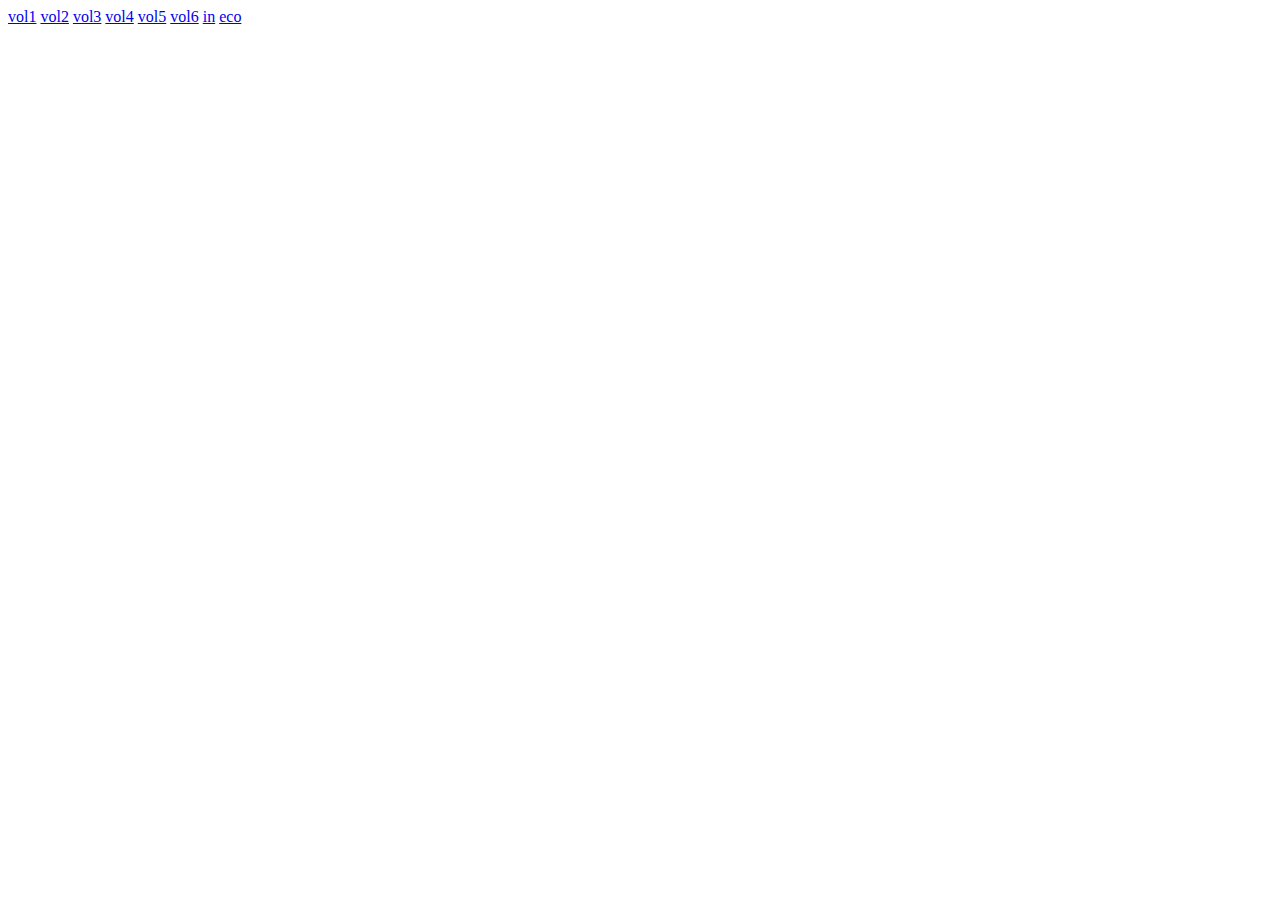
<file: index.html>
<!DOCTYPE html>
<html lang="ja">
<head>
    <meta charset="UTF-8">
    <meta name="viewport" content="width=device-width, initial-scale=1.0">
    <title>共創 - 伝統的和風サイト</title>
</head>
<body>
  <a href= "vol1.html" >vol1</a>
  <a href= "vol2.html" >vol2</a>
  <a href= "vol3.html" >vol3</a>
  <a href= "vol4.html" >vol4</a>
  <a href= "vol5.html" >vol5</a>
  <a href= "vol6.html" >vol6</a>
  <a href= "in.html" >in</a>
  <a href="app-debug (3).apk" aria-label="Androidアプリをダウンロード">eco</a>
</body>
</html>
</file>
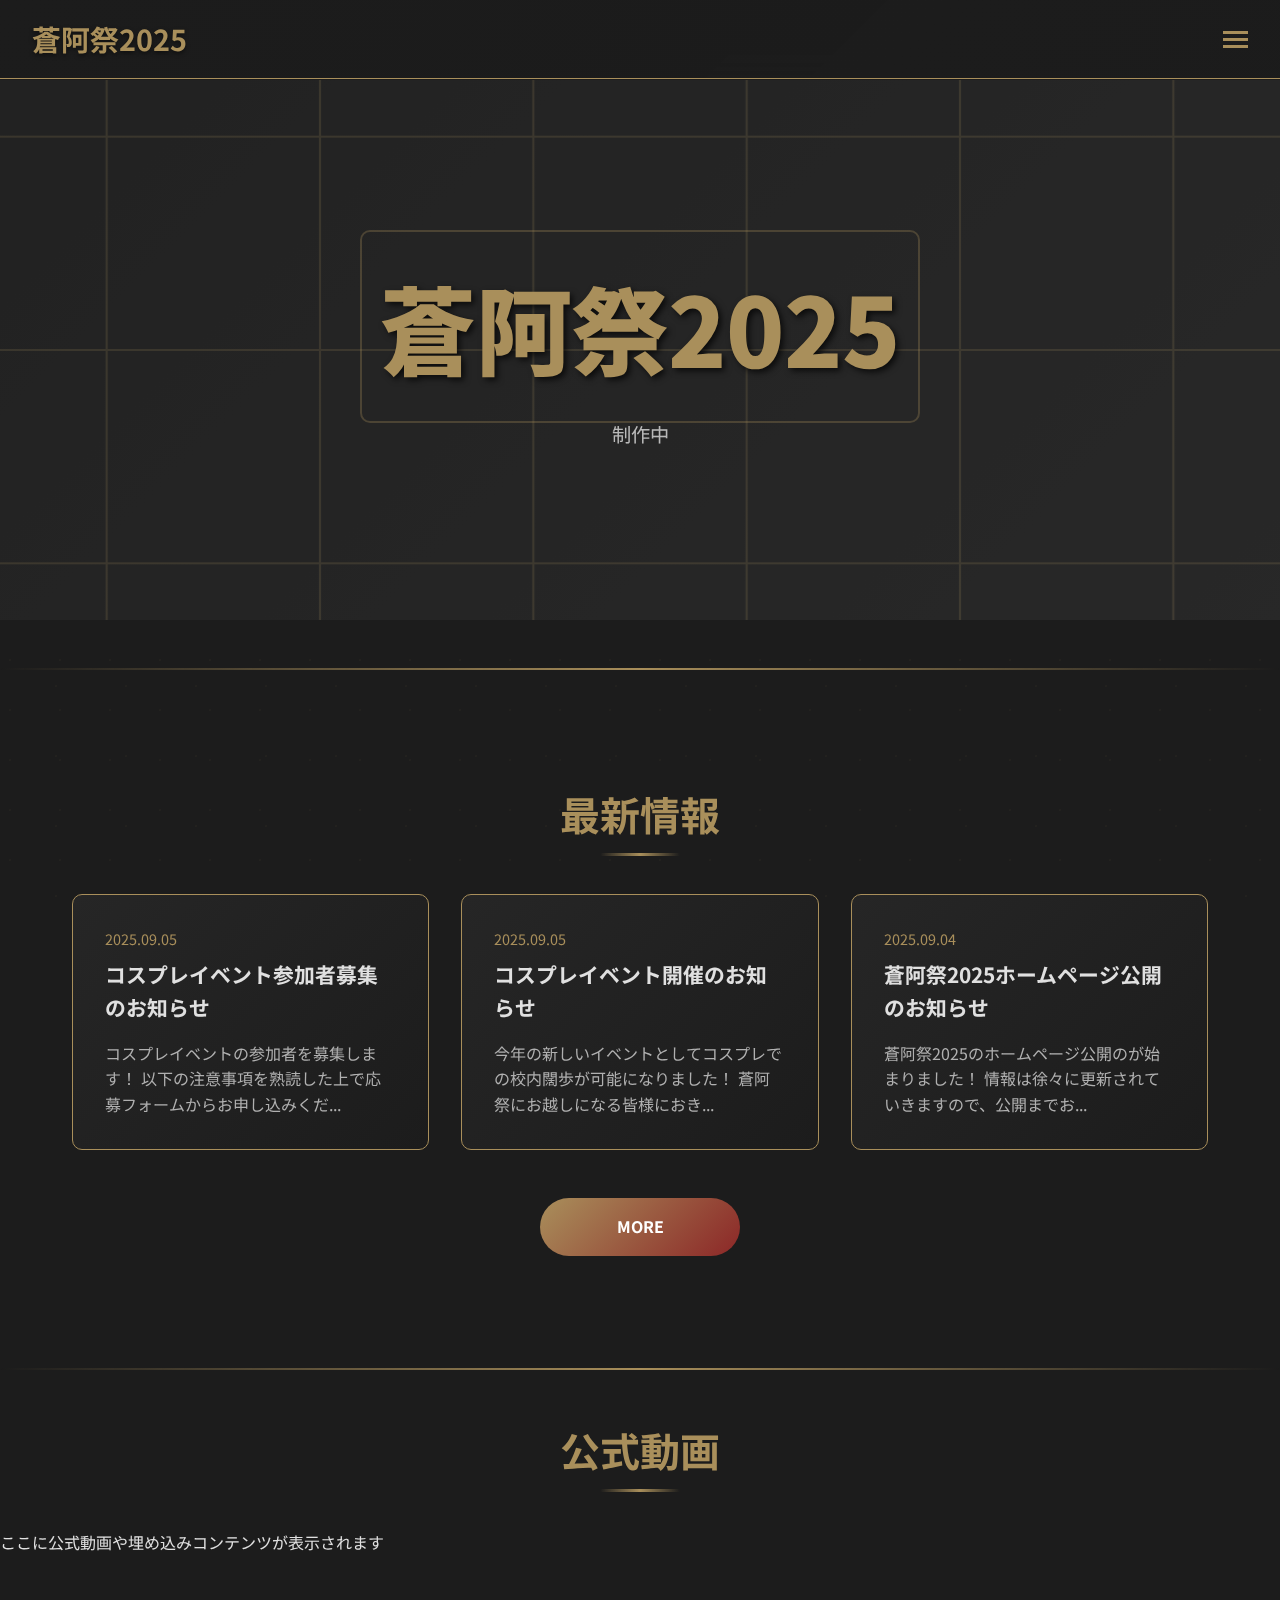
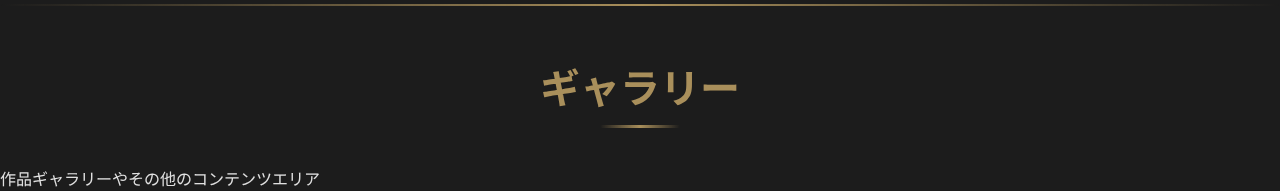
<file: in.html>
<!DOCTYPE html>
<html lang="ja">
<head>
    <meta charset="UTF-8">
    <meta name="viewport" content="width=device-width, initial-scale=1.0">
    <title>制作中 - 蒼阿祭2025</title>
    <link rel="stylesheet" href="style.css">
</head>
<body>
    <header>
        <div class="logo">蒼阿祭2025</div>
        <div class="hamburger">
            <span></span>
            <span></span>
            <span></span>
        </div>
    </header>

    <!-- モバイルメニュー -->
    <nav class="mobile-menu">
        <div class="menu-nav">
            <div class="menu-section">
                <div class="menu-section-title">メニュー</div>
                <a href="#" class="menu-item">制作中</a>
                <a href="#" class="menu-item">制作中</a>
                <a href="#" class="menu-item">制作中</a>
                <a href="#" class="menu-item">制作中</a>
                <a href="#" class="menu-item">制作中</a>
            </div>

            <div class="menu-contact">
                <h3>お問い合わせ</h3>
                <div class="contact-info">📧 制作中</div>
                <div class="contact-info">📍 〒774-0017 徳島県阿南市見能林町青木265</div>
                
                <!--<div class="menu-social">
                    <a href="#" class="social-link">📘</a>
                    <a href="#" class="social-link">📱</a>
                    <a href="#" class="social-link">🐦</a>
                    <a href="#" class="social-link">📺</a>
                </div>-->
            </div>
        </div>
    </nav>

    <main>
        <!-- ヒーローセクション -->
        <section class="hero-section">
            <div class="hero-image"></div>
            <div class="hero-text">
                <h1 class="main-title">蒼阿祭2025</h1>
                <p class="subtitle">制作中</p>
            </div>
        </section>

        <div class="section-divider"></div>

        <!-- ニュースセクション -->
        <section class="news-section">
            <h2 class="section-title">最新情報</h2>
            <div class="news-grid" id="home-news-grid">
                
            </div>
            <a href="news.html" class="more-btn">MORE</a>
        </section>

        <div class="section-divider"></div>

        <!-- 動画セクション -->
        <section class="video-section">
            <h2 class="section-title">公式動画</h2>
            <div class="video-container">
                <div class="video-placeholder">
                    ここに公式動画や埋め込みコンテンツが表示されます
                </div>
            </div>
        </section>

        <div class="section-divider"></div>

        <!-- 追加コンテンツ用セクション -->
        <section class="video-section">
            <h2 class="section-title">ギャラリー</h2>
            <div class="video-container">
                <div class="video-placeholder">
                    作品ギャラリーやその他のコンテンツエリア
                </div>
            </div>
        </section>
    </main>
    <script src="script.js"></script>
</body>
</html>
</file>
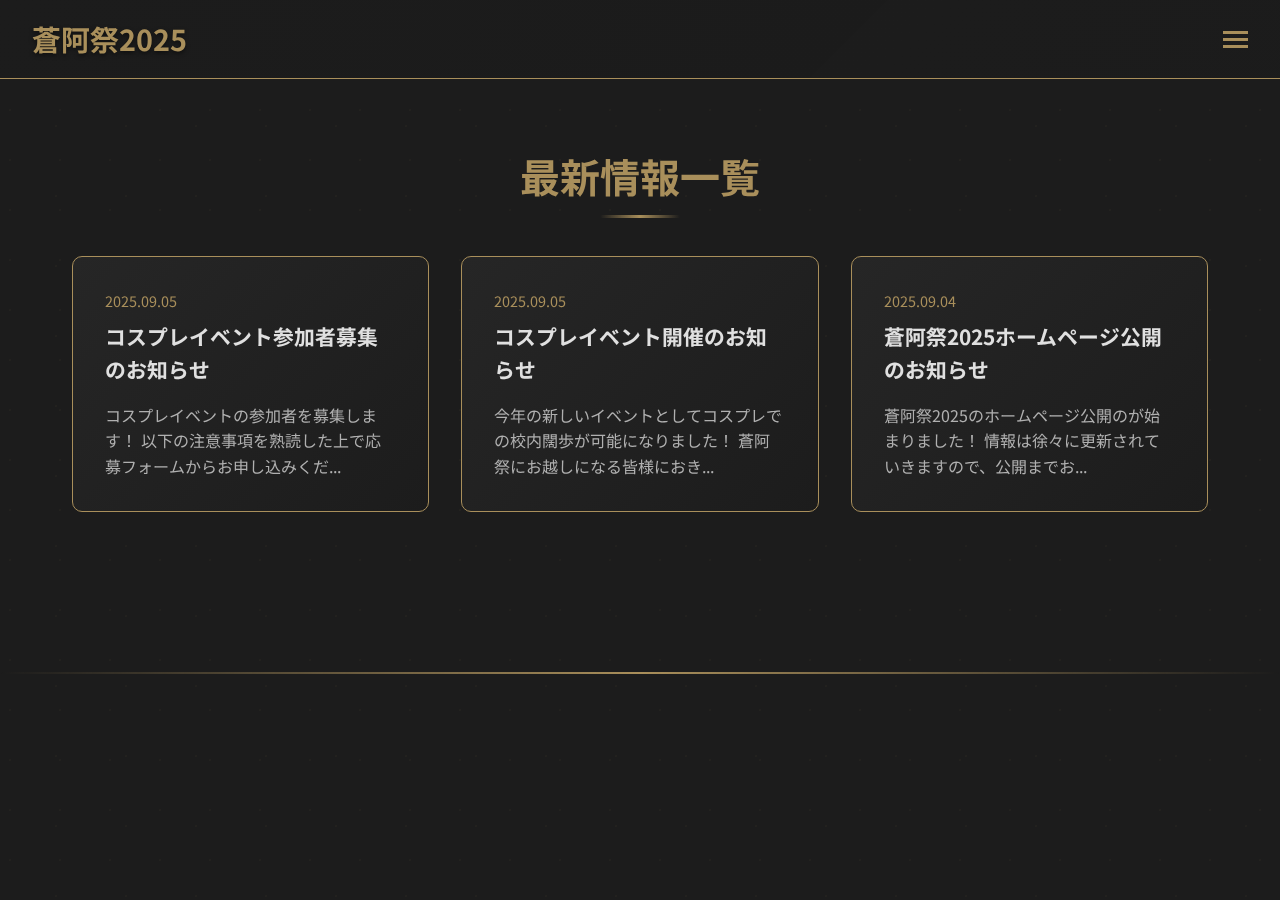
<file: news.html>
<!DOCTYPE html>
<html lang="ja">
<head>
    <meta charset="UTF-8">
    <meta name="viewport" content="width=device-width, initial-scale=1.0">
    <title>ニュース一覧 - 蒼阿祭2025</title>
    <link rel="stylesheet" href="style.css">
</head>
<body>
    <header>
        <div class="logo">蒼阿祭2025</div>
        <div class="hamburger">
            <span></span>
            <span></span>
            <span></span>
        </div>
    </header>

    <!-- モバイルメニュー -->
    <nav class="mobile-menu">
        <div class="menu-nav">
            <div class="menu-section">
                <div class="menu-section-title">メニュー</div>
                <a href="#" class="menu-item">制作中</a>
                <a href="#" class="menu-item">制作中</a>
                <a href="#" class="menu-item">制作中</a>
                <a href="#" class="menu-item">制作中</a>
                <a href="#" class="menu-item">制作中</a>
            </div>

            <div class="menu-contact">
                <h3>お問い合わせ</h3>
                <div class="contact-info">📧 制作中</div>
                <div class="contact-info">📍 〒774-0017 徳島県阿南市見能林町青木265</div>
                
                <!--<div class="menu-social">
                    <a href="#" class="social-link">📘</a>
                    <a href="#" class="social-link">📱</a>
                    <a href="#" class="social-link">🐦</a>
                    <a href="#" class="social-link">📺</a>
                </div>-->
            </div>
        </div>
    </nav>

    <main>

        <!-- ニュースセクション -->
        <section class="news-section">
            <h2 class="section-title">最新情報一覧</h2>
            <div class="news-grid" id="all-news-grid">
                
            </div>
        </section>

        <div class="section-divider"></div>
    </main>
    <script src="script.js"></script>
</body>
</html>
</file>
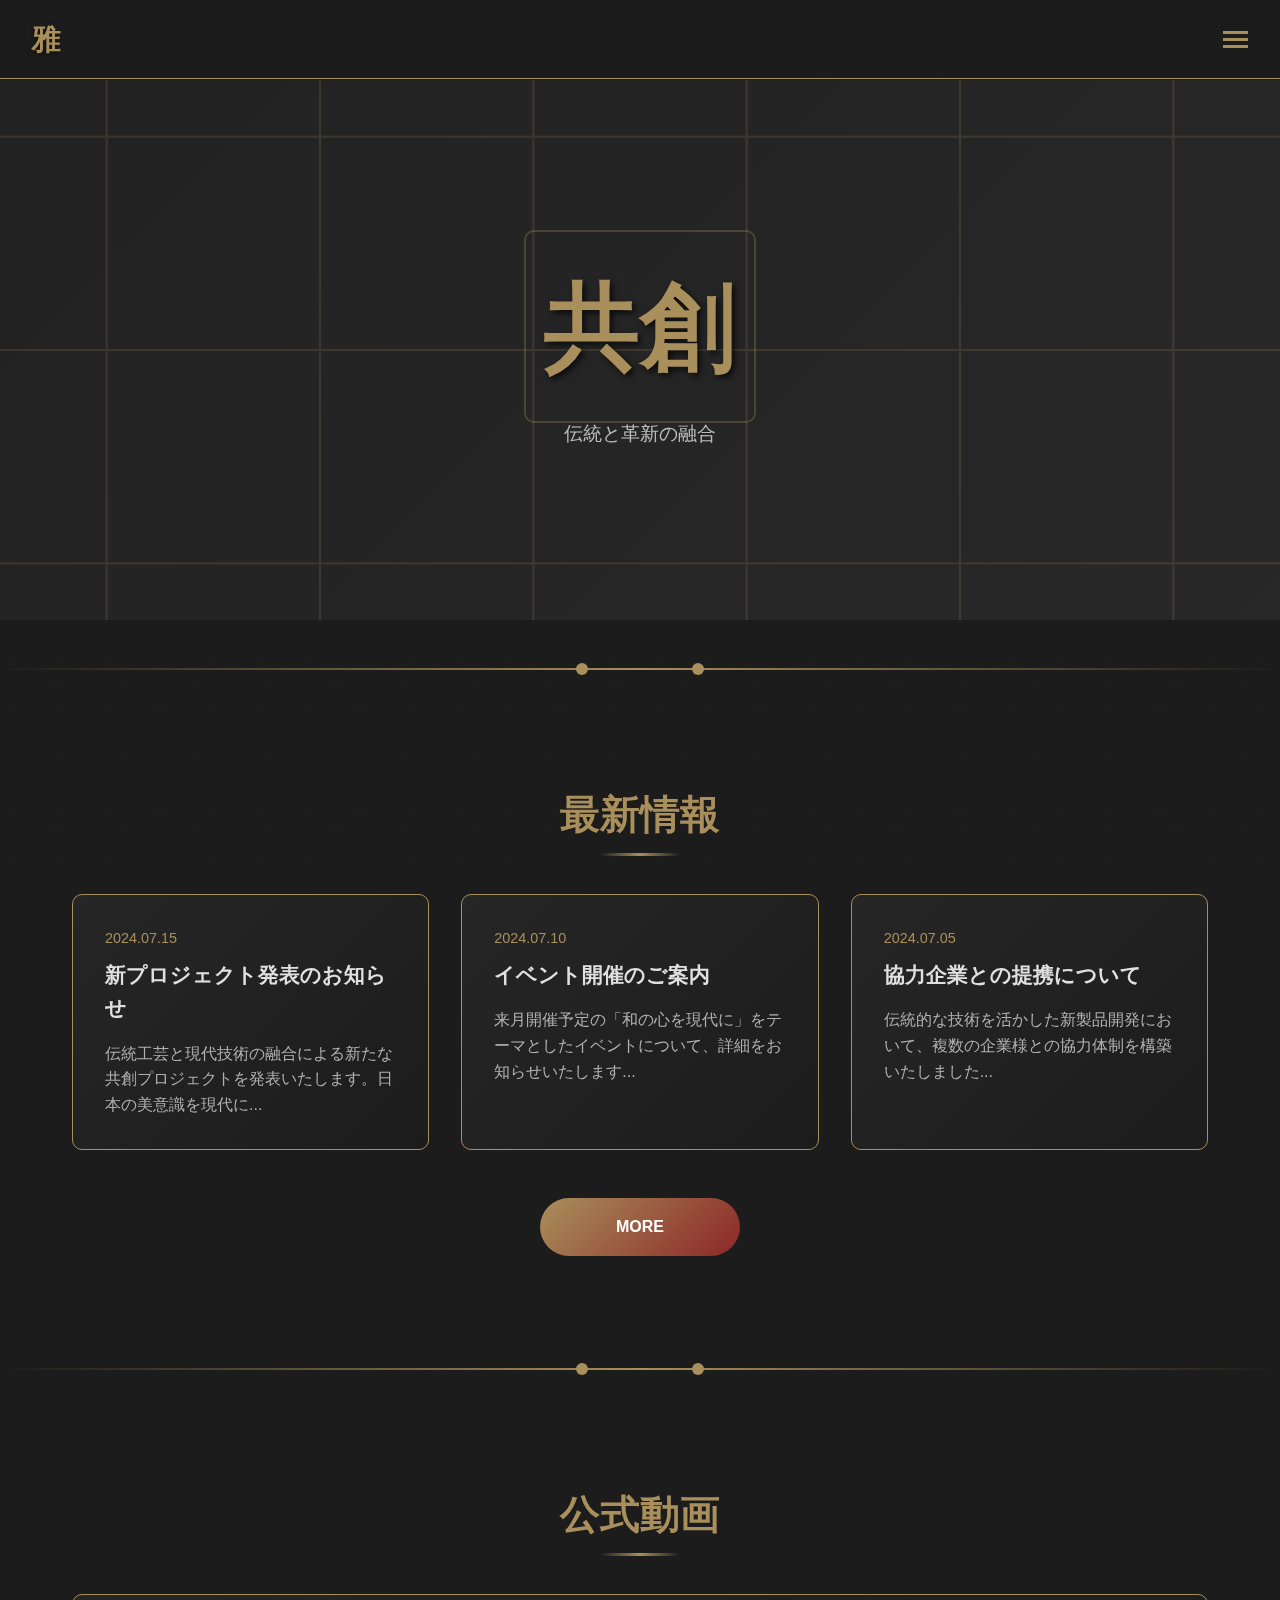
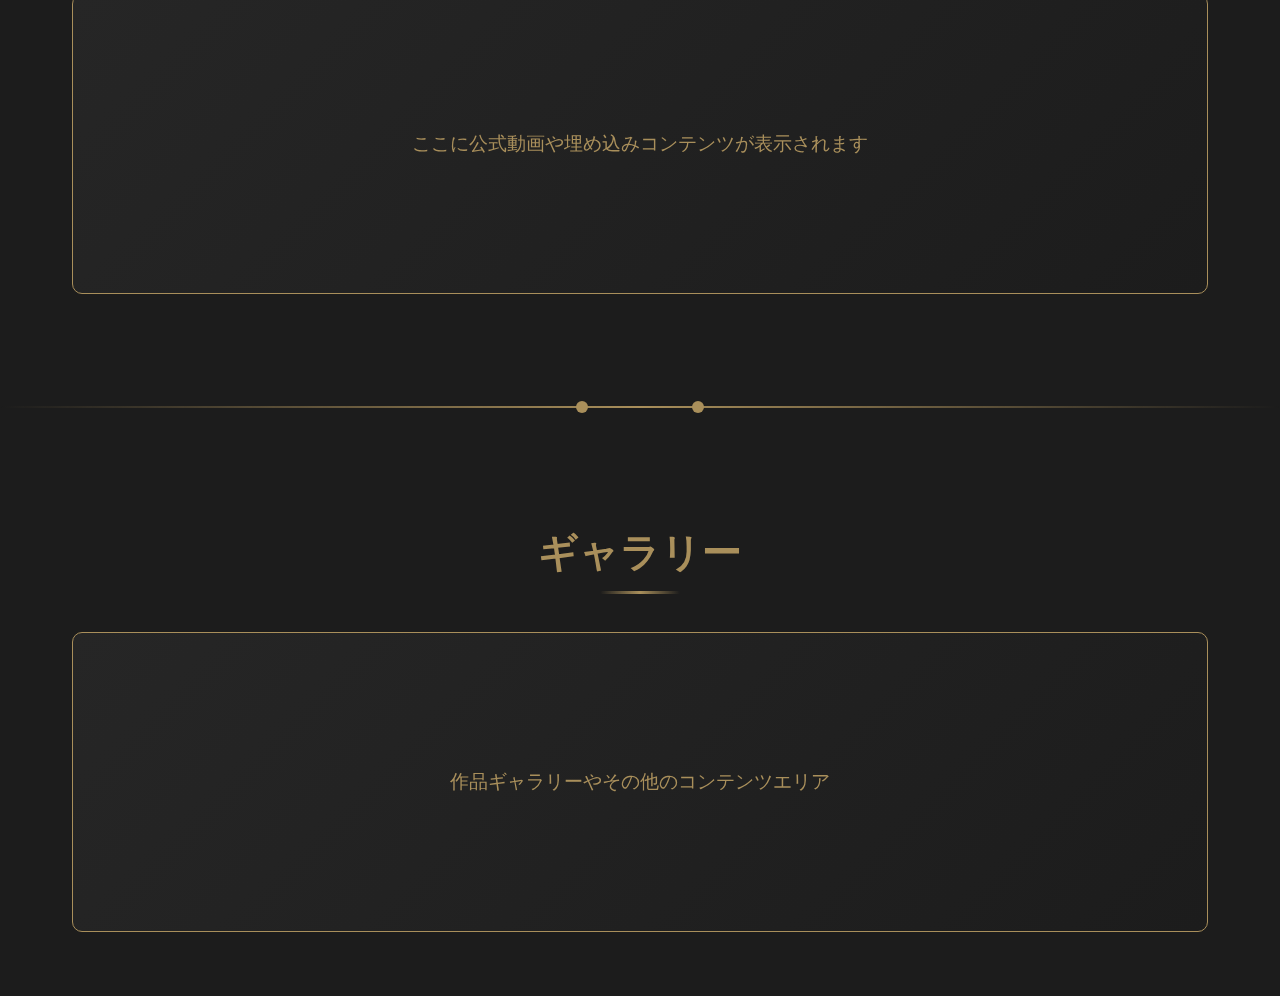
<file: vol1.html>
<!DOCTYPE html>
<html lang="ja">
<head>
    <meta charset="UTF-8">
    <meta name="viewport" content="width=device-width, initial-scale=1.0">
    <title>共創 - 伝統的和風サイト</title>
    <style>
        * {
            margin: 0;
            padding: 0;
            box-sizing: border-box;
        }

        body {
            font-family: 'Noto Sans JP', 'Hiragino Kaku Gothic ProN', sans-serif;
            background-color: #1C1C1C;
            color: #E0E0E0;
            line-height: 1.6;
            overflow-x: hidden;
        }

        /* 和風の背景パターン */
        body::before {
            content: '';
            position: fixed;
            top: 0;
            left: 0;
            width: 100%;
            height: 100%;
            background: 
                radial-gradient(circle at 20% 20%, rgba(169, 143, 91, 0.05) 1px, transparent 1px),
                radial-gradient(circle at 80% 80%, rgba(169, 143, 91, 0.05) 1px, transparent 1px);
            background-size: 50px 50px, 70px 70px;
            z-index: -1;
            pointer-events: none;
        }

        /* ヘッダー */
        header {
            position: fixed;
            top: 0;
            left: 0;
            right: 0;
            background: linear-gradient(135deg, #1C1C1C 0%, rgba(28, 28, 28, 0.95) 100%);
            backdrop-filter: blur(10px);
            border-bottom: 1px solid #A98F5B;
            padding: 1rem 2rem;
            display: flex;
            justify-content: space-between;
            align-items: center;
            z-index: 1000;
        }

        .logo {
            font-size: 1.8rem;
            font-weight: bold;
            color: #A98F5B;
            text-shadow: 0 2px 4px rgba(0, 0, 0, 0.5);
        }

        .hamburger {
            display: flex;
            flex-direction: column;
            cursor: pointer;
            gap: 4px;
        }

        .hamburger span {
            width: 25px;
            height: 3px;
            background-color: #A98F5B;
            transition: all 0.3s ease;
        }

        .hamburger:hover span {
            background-color: #8C2727;
        }

        .hamburger.active span:nth-child(1) {
            transform: rotate(45deg) translate(5px, 5px);
        }

        .hamburger.active span:nth-child(2) {
            opacity: 0;
        }

        .hamburger.active span:nth-child(3) {
            transform: rotate(-45deg) translate(7px, -6px);
        }

        /* モバイルメニュー */
        .mobile-menu {
            position: fixed;
            top: 0;
            left: 0;
            width: 100%;
            height: 100vh;
            background: linear-gradient(135deg, #1C1C1C 0%, #0F0F0F 100%);
            transform: translateX(-100%);
            transition: transform 0.3s ease;
            z-index: 999;
            padding-top: 100px;
            overflow-y: auto;
        }

        .mobile-menu.active {
            transform: translateX(0);
        }

        .mobile-menu::before {
            content: '';
            position: absolute;
            top: 0;
            left: 0;
            width: 100%;
            height: 100%;
            background: 
                radial-gradient(circle at 30% 30%, rgba(169, 143, 91, 0.1) 2px, transparent 2px),
                radial-gradient(circle at 70% 70%, rgba(140, 39, 39, 0.1) 1px, transparent 1px);
            background-size: 60px 60px, 40px 40px;
            pointer-events: none;
        }

        .menu-nav {
            padding: 2rem;
            position: relative;
            z-index: 10;
        }

        .menu-item {
            display: block;
            padding: 1.5rem 0;
            color: #E0E0E0;
            text-decoration: none;
            font-size: 1.4rem;
            font-weight: 500;
            border-bottom: 1px solid rgba(169, 143, 91, 0.2);
            transition: all 0.3s ease;
            position: relative;
            overflow: hidden;
        }

        .menu-item::before {
            content: '';
            position: absolute;
            top: 0;
            left: -100%;
            width: 100%;
            height: 100%;
            background: linear-gradient(90deg, transparent, rgba(169, 143, 91, 0.1), transparent);
            transition: left 0.5s ease;
        }

        .menu-item:hover::before {
            left: 100%;
        }

        .menu-item:hover {
            color: #A98F5B;
            padding-left: 1rem;
        }

        .menu-item:last-child {
            border-bottom: none;
        }

        .menu-section {
            margin-bottom: 3rem;
        }

        .menu-section-title {
            color: #A98F5B;
            font-size: 1.1rem;
            font-weight: bold;
            margin-bottom: 1rem;
            padding-bottom: 0.5rem;
            border-bottom: 2px solid #A98F5B;
            text-transform: uppercase;
            letter-spacing: 1px;
        }

        .menu-contact {
            background: linear-gradient(135deg, #262626 0%, #1C1C1C 100%);
            border: 1px solid #A98F5B;
            border-radius: 10px;
            padding: 2rem;
            margin-top: 2rem;
            text-align: center;
        }

        .menu-contact h3 {
            color: #A98F5B;
            margin-bottom: 1rem;
            font-size: 1.2rem;
        }

        .contact-info {
            color: #B0B0B0;
            margin-bottom: 0.5rem;
            font-size: 0.9rem;
        }

        .menu-social {
            display: flex;
            justify-content: center;
            gap: 1rem;
            margin-top: 1.5rem;
        }

        .social-link {
            display: flex;
            align-items: center;
            justify-content: center;
            width: 40px;
            height: 40px;
            background: linear-gradient(135deg, #A98F5B 0%, #8C2727 100%);
            border-radius: 50%;
            color: white;
            text-decoration: none;
            transition: all 0.3s ease;
        }

        .social-link:hover {
            transform: scale(1.1);
            box-shadow: 0 5px 15px rgba(169, 143, 91, 0.4);
        }

        /* メインコンテンツ */
        main {
            padding-top: 80px;
        }

        /* トップ画像セクション */
        .hero-section {
            position: relative;
            height: 60vh;
            background: linear-gradient(135deg, #1C1C1C 0%, #2C2C2C 100%);
            display: flex;
            align-items: center;
            justify-content: center;
            overflow: hidden;
        }

        .hero-image {
            position: absolute;
            top: 0;
            left: 0;
            width: 100%;
            height: 100%;
            background: url('data:image/svg+xml,<svg xmlns="http://www.w3.org/2000/svg" viewBox="0 0 1200 600"><defs><pattern id="fusuma" x="0" y="0" width="200" height="200" patternUnits="userSpaceOnUse"><rect width="200" height="200" fill="%23262626"/><path d="M0,100 L200,100 M100,0 L100,200" stroke="%23A98F5B" stroke-width="2" opacity="0.3"/></pattern></defs><rect width="1200" height="600" fill="url(%23fusuma)"/></svg>') center/cover;
            opacity: 0.6;
        }

        .hero-text {
            position: relative;
            z-index: 10;
            text-align: center;
        }

        .main-title {
            font-size: 6rem;
            font-weight: 900;
            color: #A98F5B;
            text-shadow: 3px 3px 6px rgba(0, 0, 0, 0.7);
            margin-bottom: 1rem;
            position: relative;
            display: inline-block;
        }

        .main-title::before {
            content: '';
            position: absolute;
            top: -20px;
            left: -20px;
            right: -20px;
            bottom: -20px;
            border: 2px solid #A98F5B;
            border-radius: 10px;
            opacity: 0.3;
        }

        .subtitle {
            font-size: 1.2rem;
            color: #E0E0E0;
            opacity: 0.8;
        }

        /* 金色の装飾線 */
        .section-divider {
            height: 2px;
            background: linear-gradient(90deg, transparent 0%, #A98F5B 50%, transparent 100%);
            margin: 3rem 0;
            position: relative;
        }

        .section-divider::before,
        .section-divider::after {
            content: '';
            position: absolute;
            top: -5px;
            width: 12px;
            height: 12px;
            background: #A98F5B;
            border-radius: 50%;
        }

        .section-divider::before {
            left: 45%;
        }

        .section-divider::after {
            right: 45%;
        }

        /* ニュースセクション */
        .news-section {
            padding: 4rem 2rem;
            max-width: 1200px;
            margin: 0 auto;
        }

        .section-title {
            font-size: 2.5rem;
            color: #A98F5B;
            text-align: center;
            margin-bottom: 3rem;
            position: relative;
        }

        .section-title::after {
            content: '';
            position: absolute;
            bottom: -10px;
            left: 50%;
            transform: translateX(-50%);
            width: 80px;
            height: 3px;
            background: linear-gradient(90deg, transparent 0%, #A98F5B 50%, transparent 100%);
        }

        .news-grid {
            display: grid;
            grid-template-columns: repeat(auto-fit, minmax(350px, 1fr));
            gap: 2rem;
            margin-bottom: 3rem;
        }

        .news-card {
            background: linear-gradient(135deg, #262626 0%, #1C1C1C 100%);
            border: 1px solid #A98F5B;
            border-radius: 10px;
            padding: 2rem;
            transition: all 0.3s ease;
            position: relative;
            overflow: hidden;
        }

        .news-card::before {
            content: '';
            position: absolute;
            top: -2px;
            left: -2px;
            right: -2px;
            bottom: -2px;
            background: linear-gradient(45deg, #A98F5B, #8C2727, #A98F5B);
            border-radius: 10px;
            z-index: -1;
            opacity: 0;
            transition: opacity 0.3s ease;
        }

        .news-card:hover::before {
            opacity: 1;
        }

        .news-card:hover {
            transform: translateY(-5px);
            box-shadow: 0 10px 30px rgba(169, 143, 91, 0.3);
        }

        .news-date {
            color: #A98F5B;
            font-size: 0.9rem;
            margin-bottom: 0.5rem;
        }

        .news-title {
            font-size: 1.3rem;
            font-weight: bold;
            margin-bottom: 1rem;
            color: #E0E0E0;
        }

        .news-excerpt {
            color: #B0B0B0;
            line-height: 1.6;
        }

        /* Moreボタン */
        .more-btn {
            display: block;
            width: 200px;
            margin: 0 auto;
            padding: 1rem 2rem;
            background: linear-gradient(135deg, #A98F5B 0%, #8C2727 100%);
            color: white;
            text-decoration: none;
            text-align: center;
            border-radius: 50px;
            font-weight: bold;
            transition: all 0.3s ease;
            position: relative;
            overflow: hidden;
        }

        .more-btn::before {
            content: '';
            position: absolute;
            top: 0;
            left: -100%;
            width: 100%;
            height: 100%;
            background: linear-gradient(90deg, transparent, rgba(255, 255, 255, 0.2), transparent);
            transition: left 0.5s ease;
        }

        .more-btn:hover::before {
            left: 100%;
        }

        .more-btn:hover {
            transform: translateY(-2px);
            box-shadow: 0 10px 25px rgba(169, 143, 91, 0.4);
        }

        /* 動画セクション */
        .video-section {
            padding: 4rem 2rem;
            max-width: 1200px;
            margin: 0 auto;
        }

        .video-container {
            background: linear-gradient(135deg, #262626 0%, #1C1C1C 100%);
            border: 1px solid #A98F5B;
            border-radius: 10px;
            padding: 2rem;
            text-align: center;
            min-height: 300px;
            display: flex;
            align-items: center;
            justify-content: center;
        }

        .video-placeholder {
            color: #A98F5B;
            font-size: 1.2rem;
        }

        /* レスポンシブデザイン */
        @media (max-width: 768px) {
            .main-title {
                font-size: 3.5rem;
            }

            .news-grid {
                grid-template-columns: 1fr;
            }

            header {
                padding: 1rem;
            }

            .logo {
                font-size: 1.5rem;
            }

            .news-section,
            .video-section {
                padding: 2rem 1rem;
            }

            .hero-section {
                height: 50vh;
            }

            .section-title {
                font-size: 2rem;
            }

            .menu-item {
                font-size: 1.6rem;
                padding: 2rem 0;
            }

            .menu-nav {
                padding: 1rem;
            }
        }

        @media (max-width: 480px) {
            .main-title {
                font-size: 2.8rem;
            }

            .hero-section {
                height: 40vh;
            }

            .section-title {
                font-size: 1.8rem;
            }

            .news-card {
                padding: 1.5rem;
            }

            .menu-item {
                font-size: 1.4rem;
                padding: 1.5rem 0;
            }

            .hamburger {
                width: 30px;
            }

            .hamburger span {
                width: 30px;
                height: 2px;
            }
        }

        /* アニメーション */
        @keyframes fadeInUp {
            from {
                opacity: 0;
                transform: translateY(30px);
            }
            to {
                opacity: 1;
                transform: translateY(0);
            }
        }

        .news-card {
            animation: fadeInUp 0.6s ease forwards;
        }

        .news-card:nth-child(1) { animation-delay: 0.1s; }
        .news-card:nth-child(2) { animation-delay: 0.2s; }
        .news-card:nth-child(3) { animation-delay: 0.3s; }
    </style>
</head>
<body>
    <header>
        <div class="logo">雅</div>
        <div class="hamburger">
            <span></span>
            <span></span>
            <span></span>
        </div>
    </header>

    <!-- モバイルメニュー -->
    <nav class="mobile-menu">
        <div class="menu-nav">
            <div class="menu-section">
                <div class="menu-section-title">メニュー</div>
                <a href="#" class="menu-item">ホーム</a>
                <a href="#" class="menu-item">共創について</a>
                <a href="#" class="menu-item">プロジェクト</a>
                <a href="#" class="menu-item">ニュース</a>
                <a href="#" class="menu-item">イベント</a>
            </div>

            <div class="menu-section">
                <div class="menu-section-title">サービス</div>
                <a href="#" class="menu-item">伝統工芸支援</a>
                <a href="#" class="menu-item">技術開発</a>
                <a href="#" class="menu-item">文化継承</a>
                <a href="#" class="menu-item">コラボレーション</a>
            </div>

            <div class="menu-section">
                <div class="menu-section-title">企業情報</div>
                <a href="#" class="menu-item">会社概要</a>
                <a href="#" class="menu-item">採用情報</a>
                <a href="#" class="menu-item">お問い合わせ</a>
            </div>

            <div class="menu-contact">
                <h3>お問い合わせ</h3>
                <div class="contact-info">📧 info@kyousou.jp</div>
                <div class="contact-info">📞 03-1234-5678</div>
                <div class="contact-info">📍 東京都渋谷区</div>
                
                <div class="menu-social">
                    <a href="#" class="social-link">📘</a>
                    <a href="#" class="social-link">📱</a>
                    <a href="#" class="social-link">🐦</a>
                    <a href="#" class="social-link">📺</a>
                </div>
            </div>
        </div>
    </nav>

    <main>
        <!-- ヒーローセクション -->
        <section class="hero-section">
            <div class="hero-image"></div>
            <div class="hero-text">
                <h1 class="main-title">共創</h1>
                <p class="subtitle">伝統と革新の融合</p>
            </div>
        </section>

        <div class="section-divider"></div>

        <!-- ニュースセクション -->
        <section class="news-section">
            <h2 class="section-title">最新情報</h2>
            <div class="news-grid">
                <article class="news-card">
                    <div class="news-date">2024.07.15</div>
                    <h3 class="news-title">新プロジェクト発表のお知らせ</h3>
                    <p class="news-excerpt">伝統工芸と現代技術の融合による新たな共創プロジェクトを発表いたします。日本の美意識を現代に...</p>
                </article>
                <article class="news-card">
                    <div class="news-date">2024.07.10</div>
                    <h3 class="news-title">イベント開催のご案内</h3>
                    <p class="news-excerpt">来月開催予定の「和の心を現代に」をテーマとしたイベントについて、詳細をお知らせいたします...</p>
                </article>
                <article class="news-card">
                    <div class="news-date">2024.07.05</div>
                    <h3 class="news-title">協力企業との提携について</h3>
                    <p class="news-excerpt">伝統的な技術を活かした新製品開発において、複数の企業様との協力体制を構築いたしました...</p>
                </article>
            </div>
            <a href="#" class="more-btn">MORE</a>
        </section>

        <div class="section-divider"></div>

        <!-- 動画セクション -->
        <section class="video-section">
            <h2 class="section-title">公式動画</h2>
            <div class="video-container">
                <div class="video-placeholder">
                    ここに公式動画や埋め込みコンテンツが表示されます
                </div>
            </div>
        </section>

        <div class="section-divider"></div>

        <!-- 追加コンテンツ用セクション -->
        <section class="video-section">
            <h2 class="section-title">ギャラリー</h2>
            <div class="video-container">
                <div class="video-placeholder">
                    作品ギャラリーやその他のコンテンツエリア
                </div>
            </div>
        </section>
    </main>

    <script>
        // ハンバーガーメニューの制御
        const hamburger = document.querySelector('.hamburger');
        const mobileMenu = document.querySelector('.mobile-menu');
        const body = document.body;

        hamburger.addEventListener('click', function() {
            hamburger.classList.toggle('active');
            mobileMenu.classList.toggle('active');
            
            // スクロールを防ぐ
            if (mobileMenu.classList.contains('active')) {
                body.style.overflow = 'hidden';
            } else {
                body.style.overflow = 'auto';
            }
        });

        // メニューアイテムクリック時にメニューを閉じる
        document.querySelectorAll('.menu-item').forEach(item => {
            item.addEventListener('click', function() {
                hamburger.classList.remove('active');
                mobileMenu.classList.remove('active');
                body.style.overflow = 'auto';
            });
        });

        // メニュー外をクリックした時にメニューを閉じる
        mobileMenu.addEventListener('click', function(e) {
            if (e.target === mobileMenu) {
                hamburger.classList.remove('active');
                mobileMenu.classList.remove('active');
                body.style.overflow = 'auto';
            }
        });

        // スクロール時のヘッダー背景変化
        window.addEventListener('scroll', function() {
            const header = document.querySelector('header');
            if (window.scrollY > 100) {
                header.style.background = 'linear-gradient(135deg, #1C1C1C 0%, rgba(28, 28, 28, 0.98) 100%)';
            } else {
                header.style.background = 'linear-gradient(135deg, #1C1C1C 0%, rgba(28, 28, 28, 0.95) 100%)';
            }
        });

        // ニュースカードのホバーエフェクト
        document.querySelectorAll('.news-card').forEach(card => {
            card.addEventListener('mouseenter', function() {
                this.style.transform = 'translateY(-5px) scale(1.02)';
            });
            
            card.addEventListener('mouseleave', function() {
                this.style.transform = 'translateY(0) scale(1)';
            });
        });

        // タッチデバイス対応
        if ('ontouchstart' in window) {
            document.querySelectorAll('.news-card').forEach(card => {
                card.addEventListener('touchstart', function() {
                    this.style.transform = 'translateY(-5px) scale(1.02)';
                });
                
                card.addEventListener('touchend', function() {
                    setTimeout(() => {
                        this.style.transform = 'translateY(0) scale(1)';
                    }, 150);
                });
            });
        }

        // スムーズスクロール
        document.querySelectorAll('a[href^="#"]').forEach(anchor => {
            anchor.addEventListener('click', function (e) {
                e.preventDefault();
                const target = document.querySelector(this.getAttribute('href'));
                if (target) {
                    target.scrollIntoView({
                        behavior: 'smooth',
                        block: 'start'
                    });
                }
            });
        });
    </script>
</body>
</html>
</file>
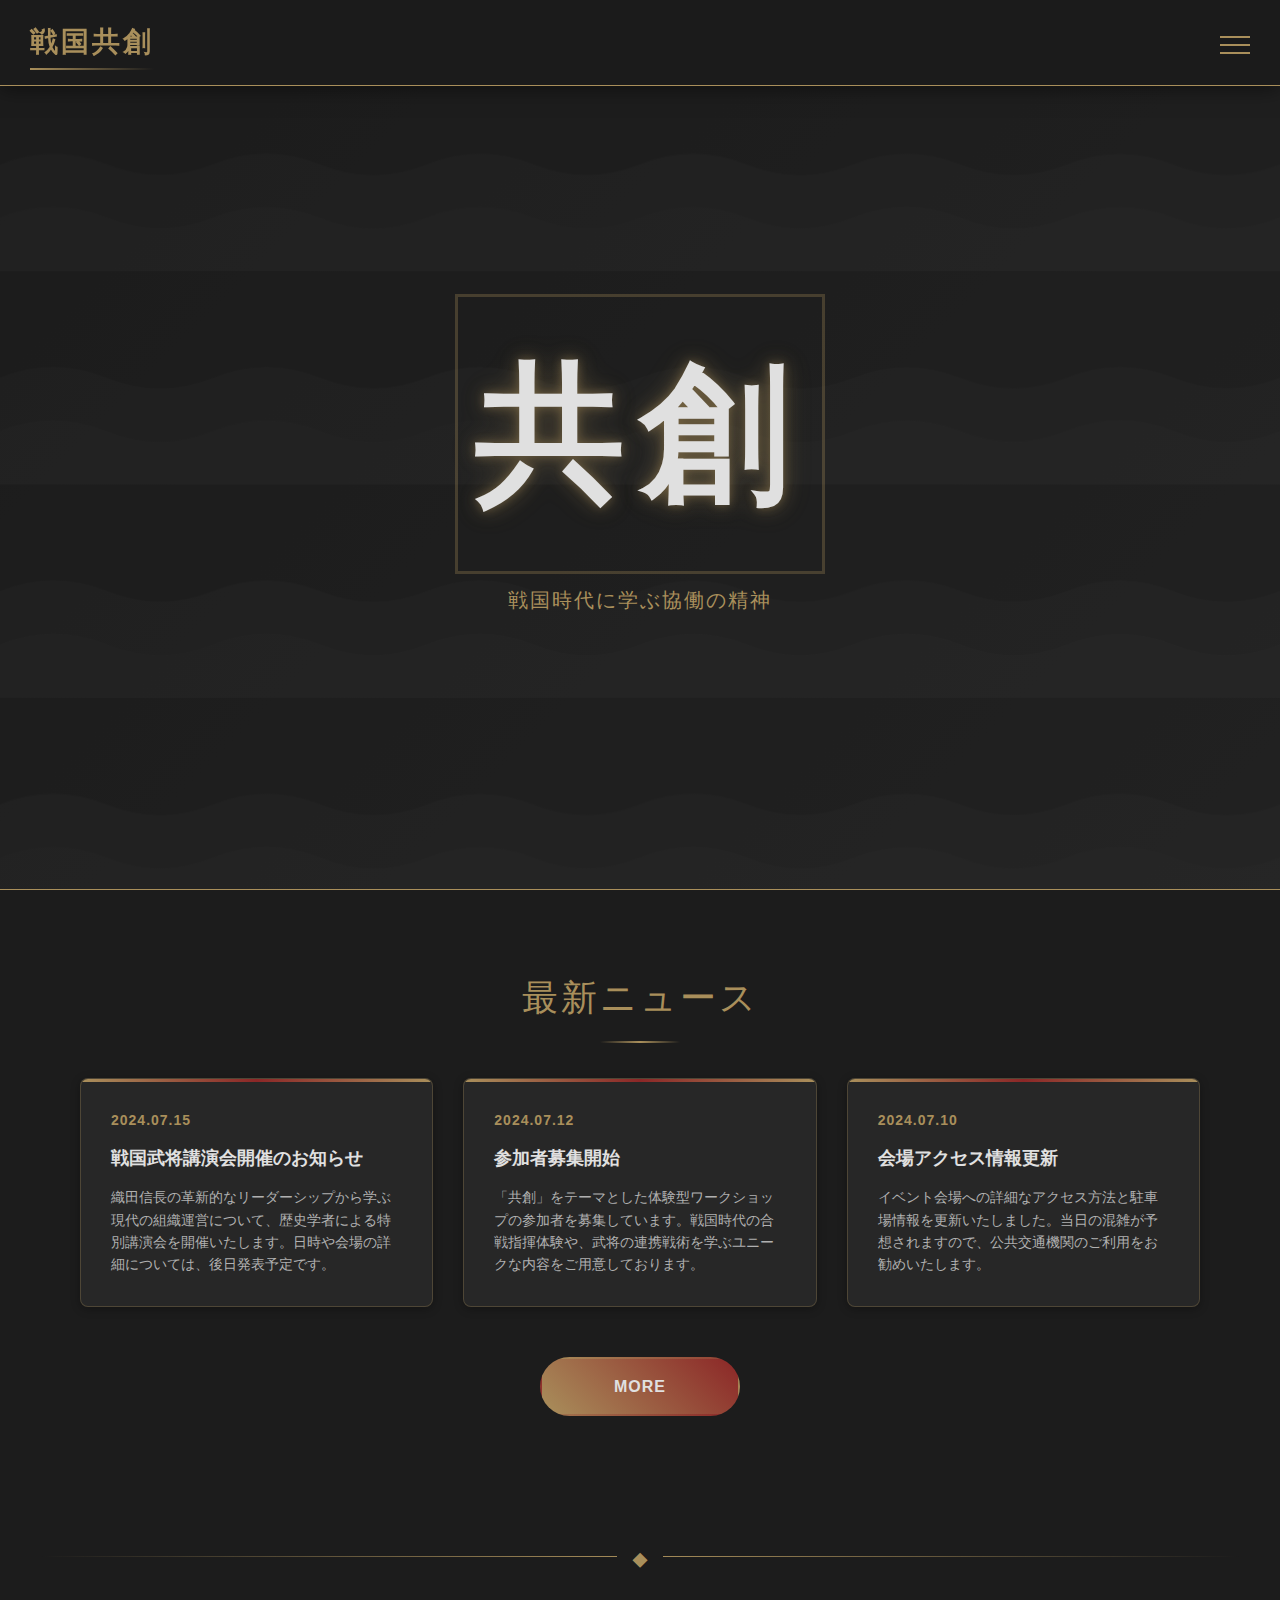
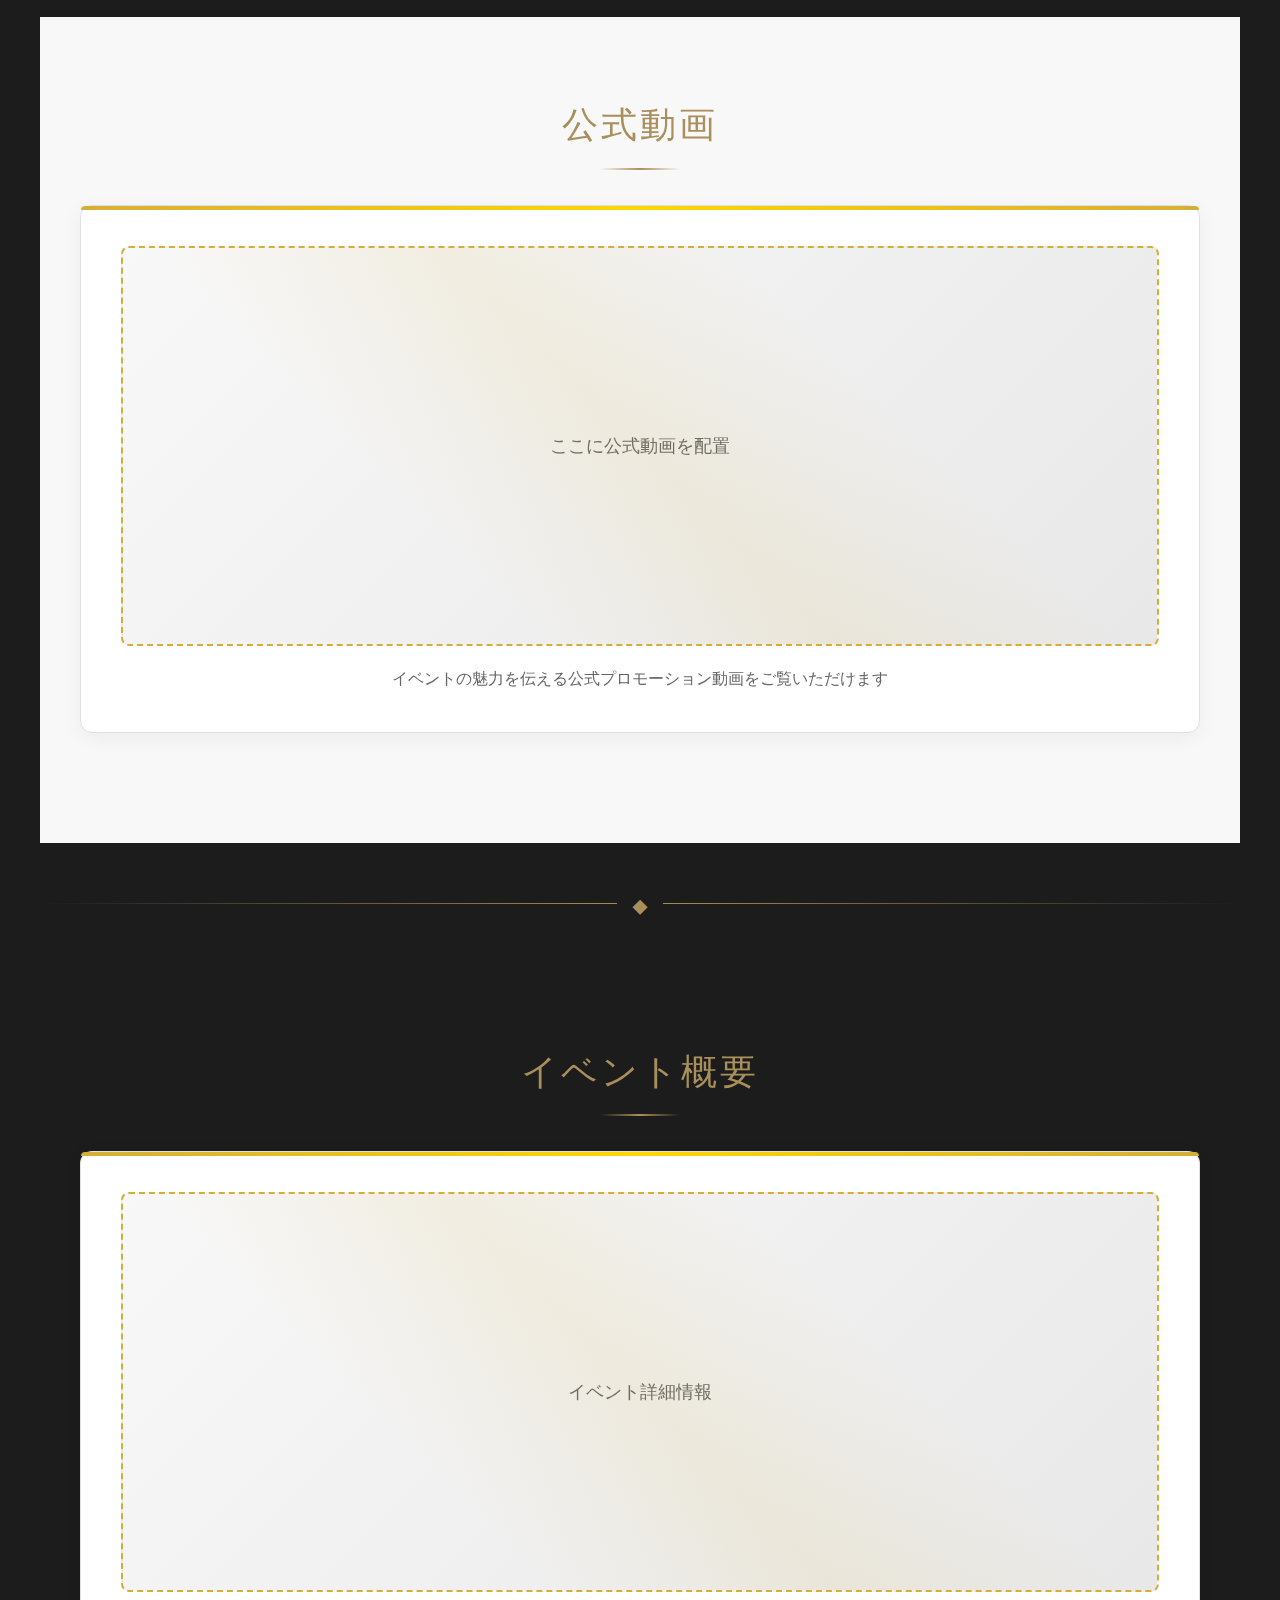
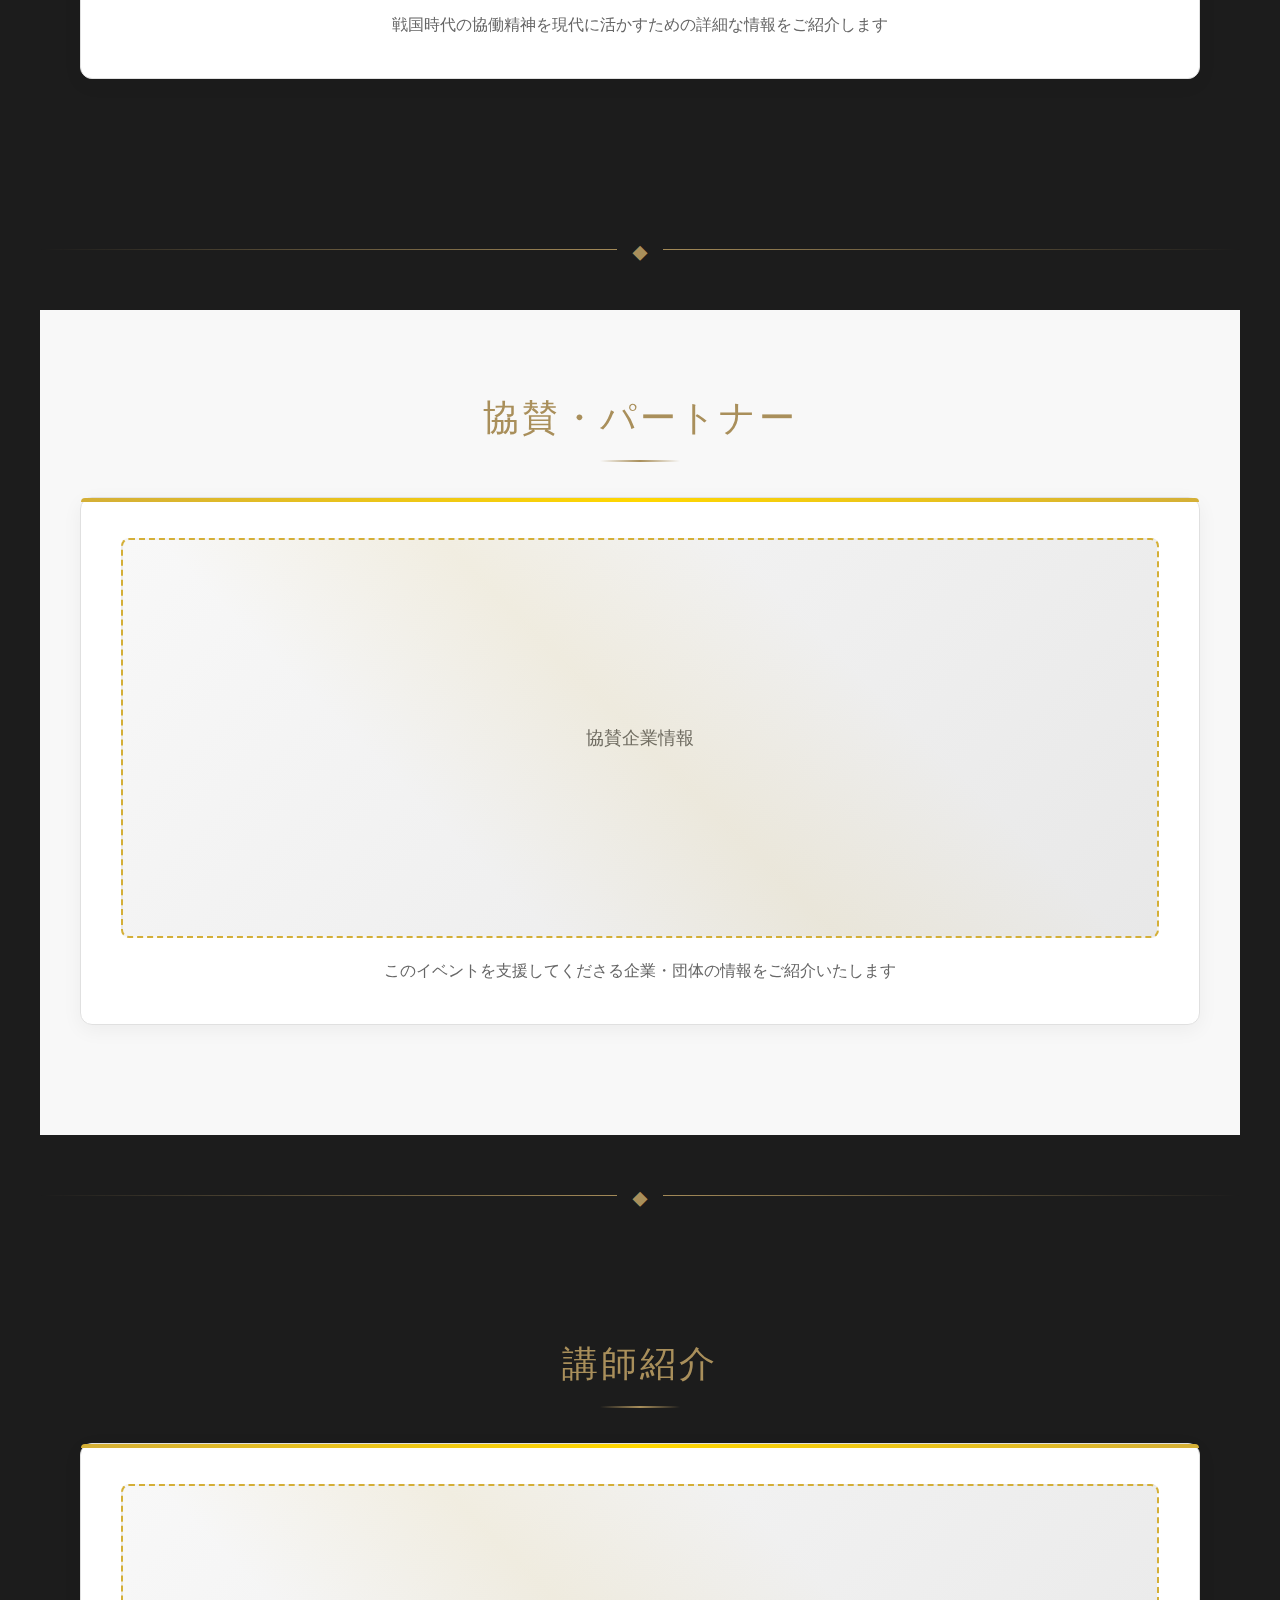
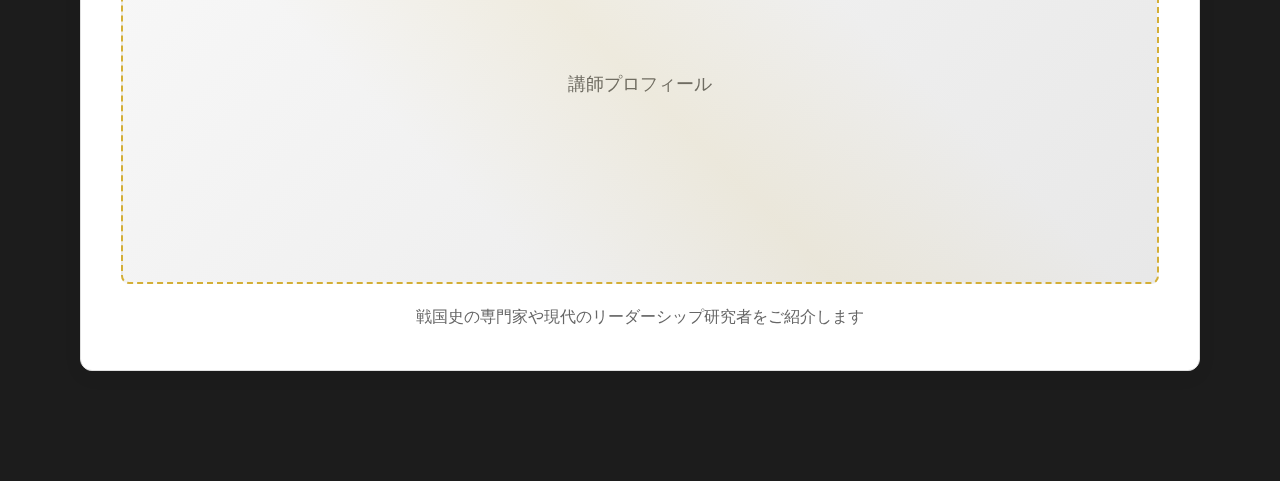
<file: vol2.html>
<!DOCTYPE html>
<html lang="ja">
<head>
    <meta charset="UTF-8">
    <meta name="viewport" content="width=device-width, initial-scale=1.0">
    <title>共創 - 戦国イベント</title>
    <style>
        * {
            margin: 0;
            padding: 0;
            box-sizing: border-box;
        }

        body {
            font-family: 'Noto Sans JP', 'Hiragino Kaku Gothic Pro', 'Yu Gothic', sans-serif;
            background: #1C1C1C;
            color: #E0E0E0;
            line-height: 1.6;
            overflow-x: hidden;
        }

        /* 和風背景パターン */
        .background-pattern {
            position: fixed;
            top: 0;
            left: 0;
            width: 100%;
            height: 100%;
            opacity: 0.05;
            z-index: -1;
            background: radial-gradient(circle at 25% 25%, #A98F5B 1px, transparent 1px),
                        radial-gradient(circle at 75% 75%, #A98F5B 1px, transparent 1px);
            background-size: 50px 50px;
            background-position: 0 0, 25px 25px;
            animation: subtleMove 30s infinite linear;
        }

        @keyframes subtleMove {
            0% { transform: translateX(0) translateY(0); }
            100% { transform: translateX(-50px) translateY(-50px); }
        }

        /* ヘッダー */
        .header {
            position: fixed;
            top: 0;
            left: 0;
            right: 0;
            z-index: 1000;
            background: rgba(28, 28, 28, 0.98);
            backdrop-filter: blur(10px);
            border-bottom: 1px solid #A98F5B;
            padding: 20px 30px;
            display: flex;
            justify-content: space-between;
            align-items: center;
            box-shadow: 0 2px 20px rgba(0, 0, 0, 0.5);
        }

        .logo {
            font-size: 28px;
            font-weight: 900;
            color: #A98F5B;
            letter-spacing: 3px;
            font-family: 'Hiragino Mincho Pro', 'Yu Mincho', serif;
            position: relative;
        }

        .logo::after {
            content: '';
            position: absolute;
            bottom: -5px;
            left: 0;
            width: 100%;
            height: 2px;
            background: linear-gradient(90deg, #A98F5B, transparent);
        }

        .hamburger {
            width: 30px;
            height: 25px;
            cursor: pointer;
            position: relative;
            z-index: 1001;
        }

        .hamburger span {
            display: block;
            height: 2px;
            width: 100%;
            background: #A98F5B;
            margin: 6px 0;
            transition: 0.3s;
            transform-origin: center;
        }

        .hamburger.active span:nth-child(1) {
            transform: rotate(45deg) translate(5px, 5px);
        }

        .hamburger.active span:nth-child(2) {
            opacity: 0;
        }

        .hamburger.active span:nth-child(3) {
            transform: rotate(-45deg) translate(7px, -6px);
        }

        .nav-menu {
            position: fixed;
            top: 0;
            right: -350px;
            width: 350px;
            height: 100vh;
            background: rgba(28, 28, 28, 0.98);
            backdrop-filter: blur(10px);
            padding: 100px 40px 40px;
            transition: 0.3s;
            z-index: 999;
            border-left: 1px solid #A98F5B;
        }

        .nav-menu.active {
            right: 0;
        }

        .nav-menu ul {
            list-style: none;
        }

        .nav-menu li {
            margin: 30px 0;
        }

        .nav-menu a {
            color: #E0E0E0;
            text-decoration: none;
            font-size: 18px;
            font-weight: 300;
            transition: 0.3s;
            display: block;
            padding: 15px 0;
            border-bottom: 1px solid rgba(169, 143, 91, 0.2);
            letter-spacing: 1px;
        }

        .nav-menu a:hover {
            color: #A98F5B;
            transform: translateX(10px);
        }

        /* メインコンテンツ */
        .main-content {
            margin-top: 80px;
        }

        /* ヒーローセクション */
        .hero-section {
            position: relative;
            height: 90vh;
            background: linear-gradient(135deg, #1C1C1C 0%, #2A2A2A 100%);
            display: flex;
            align-items: center;
            justify-content: center;
            overflow: hidden;
            border-bottom: 1px solid #A98F5B;
        }

        .hero-bg {
            position: absolute;
            top: 0;
            left: 0;
            right: 0;
            bottom: 0;
            background: url('data:image/svg+xml,<svg xmlns="http://www.w3.org/2000/svg" viewBox="0 0 1200 800"><defs><pattern id="kasumi" patternUnits="userSpaceOnUse" width="200" height="200"><rect width="200" height="200" fill="%231C1C1C"/><path d="M0,100 Q50,80 100,100 Q150,120 200,100 L200,200 L0,200 Z" fill="%232A2A2A" opacity="0.3"/><path d="M0,150 Q50,130 100,150 Q150,170 200,150 L200,200 L0,200 Z" fill="%23333333" opacity="0.2"/></pattern></defs><rect width="1200" height="800" fill="url(%23kasumi)"/></svg>') center/cover;
            opacity: 0.6;
            animation: slowFloat 15s infinite ease-in-out;
        }

        @keyframes slowFloat {
            0%, 100% { transform: translateY(0); }
            50% { transform: translateY(-20px); }
        }

        .hero-content {
            text-align: center;
            z-index: 2;
            position: relative;
        }

        .theme-title {
            font-size: 150px;
            font-weight: 900;
            color: #E0E0E0;
            margin-bottom: 30px;
            letter-spacing: 15px;
            writing-mode: horizontal-tb;
            font-family: 'Hiragino Mincho Pro', 'Yu Mincho', serif;
            text-shadow: 
                0 0 10px rgba(169, 143, 91, 0.4),
                0 0 20px rgba(169, 143, 91, 0.3),
                0 0 30px rgba(169, 143, 91, 0.2);
            position: relative;
            animation: titlePulse 4s ease-in-out infinite;
        }

        @keyframes titlePulse {
            0%, 100% { 
                transform: scale(1);
                text-shadow: 
                    0 0 10px rgba(169, 143, 91, 0.4),
                    0 0 20px rgba(169, 143, 91, 0.3),
                    0 0 30px rgba(169, 143, 91, 0.2);
            }
            50% { 
                transform: scale(1.05);
                text-shadow: 
                    0 0 15px rgba(169, 143, 91, 0.6),
                    0 0 30px rgba(169, 143, 91, 0.5),
                    0 0 45px rgba(169, 143, 91, 0.4);
            }
        }

        .theme-title::before {
            content: '';
            position: absolute;
            top: -20px;
            left: -20px;
            right: -20px;
            bottom: -20px;
            border: 3px solid #A98F5B;
            opacity: 0.3;
            animation: borderPulse 4s ease-in-out infinite;
        }

        @keyframes borderPulse {
            0%, 100% { opacity: 0.3; transform: scale(1); }
            50% { opacity: 0.6; transform: scale(1.02); }
        }

        .subtitle {
            font-size: 20px;
            color: #A98F5B;
            margin-bottom: 40px;
            font-weight: 300;
            letter-spacing: 2px;
        }

        /* セクション共通スタイル */
        .section {
            padding: 80px 40px;
            max-width: 1200px;
            margin: 0 auto;
            background: #1C1C1C;
        }

        .section-title {
            font-size: 36px;
            color: #A98F5B;
            text-align: center;
            margin-bottom: 50px;
            font-weight: 300;
            letter-spacing: 3px;
            position: relative;
            font-family: 'Hiragino Mincho Pro', 'Yu Mincho', serif;
        }

        .section-title::after {
            content: '';
            position: absolute;
            bottom: -15px;
            left: 50%;
            transform: translateX(-50%);
            width: 80px;
            height: 2px;
            background: linear-gradient(90deg, transparent, #A98F5B, transparent);
        }

        /* 区切り線 */
        .divider {
            height: 1px;
            background: linear-gradient(90deg, transparent, #A98F5B, transparent);
            margin: 60px 0;
            position: relative;
            max-width: 1200px;
            margin-left: auto;
            margin-right: auto;
        }

        .divider::before {
            content: '◆';
            position: absolute;
            top: -8px;
            left: 50%;
            transform: translateX(-50%);
            color: #A98F5B;
            background: #1C1C1C;
            padding: 0 15px;
            font-size: 16px;
        }

        /* ニュースセクション */
        .news-section {
            background: #1C1C1C;
            position: relative;
        }

        .news-section::before {
            content: '';
            position: absolute;
            top: 0;
            left: 0;
            right: 0;
            bottom: 0;
            background: linear-gradient(180deg, #1C1C1C 0%, #242424 100%);
            z-index: -1;
        }

        .news-grid {
            display: grid;
            grid-template-columns: repeat(auto-fit, minmax(350px, 1fr));
            gap: 30px;
            margin-bottom: 50px;
        }

        .news-item {
            background: rgba(42, 42, 42, 0.8);
            border: 1px solid rgba(169, 143, 91, 0.3);
            border-radius: 8px;
            padding: 30px;
            transition: 0.3s;
            position: relative;
            overflow: hidden;
            box-shadow: 0 2px 10px rgba(0, 0, 0, 0.3);
        }

        .news-item::before {
            content: '';
            position: absolute;
            top: 0;
            left: 0;
            right: 0;
            height: 3px;
            background: linear-gradient(90deg, #A98F5B, #8C2727, #A98F5B);
        }

        .news-item:hover {
            transform: translateY(-5px);
            box-shadow: 0 15px 30px rgba(0, 0, 0, 0.4);
            border-color: #A98F5B;
        }

        .news-date {
            color: #A98F5B;
            font-size: 14px;
            margin-bottom: 15px;
            font-weight: 600;
            letter-spacing: 1px;
        }

        .news-title {
            font-size: 18px;
            margin-bottom: 15px;
            color: #E0E0E0;
            font-weight: 600;
            line-height: 1.4;
        }

        .news-excerpt {
            color: #B0B0B0;
            font-size: 14px;
            line-height: 1.6;
            font-weight: 300;
        }

        .more-button {
            display: block;
            width: 200px;
            margin: 0 auto;
            padding: 15px 30px;
            background: linear-gradient(45deg, #A98F5B, #8C2727);
            color: #E0E0E0;
            text-decoration: none;
            border-radius: 30px;
            font-weight: 600;
            text-align: center;
            transition: 0.3s;
            font-size: 16px;
            letter-spacing: 1px;
            border: 2px solid transparent;
            position: relative;
            overflow: hidden;
        }

        .more-button::before {
            content: '';
            position: absolute;
            top: 0;
            left: -100%;
            width: 100%;
            height: 100%;
            background: linear-gradient(90deg, transparent, #A98F5B, transparent);
            transition: 0.5s;
        }

        .more-button:hover::before {
            left: 100%;
        }

        .more-button:hover {
            transform: translateY(-2px);
            box-shadow: 0 10px 25px rgba(0, 0, 0, 0.4);
            border-color: #A98F5B;
        }

        /* 動画・コンテンツセクション */
        .content-section {
            background: #f8f8f8;
        }

        .content-area {
            background: #ffffff;
            border: 1px solid #e0e0e0;
            border-radius: 12px;
            padding: 40px;
            margin: 30px 0;
            position: relative;
            box-shadow: 0 5px 20px rgba(0, 0, 0, 0.05);
        }

        .content-area::before {
            content: '';
            position: absolute;
            top: 0;
            left: 0;
            right: 0;
            height: 4px;
            background: linear-gradient(90deg, #d4af37, #ffd700, #d4af37);
            border-radius: 12px 12px 0 0;
        }

        .video-placeholder {
            width: 100%;
            height: 400px;
            background: linear-gradient(135deg, #f8f8f8 0%, #e8e8e8 100%);
            border: 2px dashed #d4af37;
            border-radius: 8px;
            display: flex;
            align-items: center;
            justify-content: center;
            color: #666;
            font-size: 18px;
            margin-bottom: 20px;
            transition: 0.3s;
            position: relative;
            overflow: hidden;
        }

        .video-placeholder::before {
            content: '';
            position: absolute;
            top: 0;
            left: 0;
            right: 0;
            bottom: 0;
            background: linear-gradient(45deg, transparent 30%, rgba(212, 175, 55, 0.1) 50%, transparent 70%);
            animation: shimmer 2s infinite;
        }

        @keyframes shimmer {
            0% { transform: translateX(-100%); }
            100% { transform: translateX(100%); }
        }

        .video-placeholder:hover {
            border-color: #ffd700;
            color: #d4af37;
            background: linear-gradient(135deg, #f8f8f8 0%, #f0f0f0 100%);
        }

        .content-description {
            color: #666;
            text-align: center;
            font-size: 16px;
            font-weight: 300;
            line-height: 1.6;
        }

        /* レスポンシブデザイン */
        @media (max-width: 768px) {
            .theme-title {
                font-size: 100px;
                letter-spacing: 8px;
            }

            .hero-section {
                height: 70vh;
            }

            .news-grid {
                grid-template-columns: 1fr;
            }

            .section {
                padding: 60px 20px;
            }

            .nav-menu {
                width: 280px;
                right: -280px;
            }

            .header {
                padding: 15px 20px;
            }
        }

        @media (max-width: 480px) {
            .theme-title {
                font-size: 80px;
                letter-spacing: 5px;
            }

            .logo {
                font-size: 24px;
            }

            .section-title {
                font-size: 28px;
            }

            .section {
                padding: 40px 15px;
            }

            .video-placeholder {
                height: 250px;
            }
        }
    </style>
</head>
<body>
    <div class="background-pattern"></div>

    <!-- ヘッダー -->
    <header class="header">
        <div class="logo">戦国共創</div>
        <div class="hamburger" onclick="toggleMenu()">
            <span></span>
            <span></span>
            <span></span>
        </div>
        <nav class="nav-menu" id="navMenu">
            <ul>
                <li><a href="#home">ホーム</a></li>
                <li><a href="#news">ニュース</a></li>
                <li><a href="#video">動画</a></li>
                <li><a href="#about">概要</a></li>
                <li><a href="#contact">お問い合わせ</a></li>
            </ul>
        </nav>
    </header>

    <!-- メインコンテンツ -->
    <main class="main-content">
        <!-- ヒーローセクション -->
        <section class="hero-section" id="home">
            <div class="hero-bg"></div>
            <div class="hero-content">
                <h1 class="theme-title">共創</h1>
                <p class="subtitle">戦国時代に学ぶ協働の精神</p>
            </div>
        </section>

        <!-- ニュースセクション -->
        <section class="section news-section" id="news">
            <h2 class="section-title">最新ニュース</h2>
            <div class="news-grid">
                <article class="news-item">
                    <div class="news-date">2024.07.15</div>
                    <h3 class="news-title">戦国武将講演会開催のお知らせ</h3>
                    <p class="news-excerpt">織田信長の革新的なリーダーシップから学ぶ現代の組織運営について、歴史学者による特別講演会を開催いたします。日時や会場の詳細については、後日発表予定です。</p>
                </article>
                <article class="news-item">
                    <div class="news-date">2024.07.12</div>
                    <h3 class="news-title">参加者募集開始</h3>
                    <p class="news-excerpt">「共創」をテーマとした体験型ワークショップの参加者を募集しています。戦国時代の合戦指揮体験や、武将の連携戦術を学ぶユニークな内容をご用意しております。</p>
                </article>
                <article class="news-item">
                    <div class="news-date">2024.07.10</div>
                    <h3 class="news-title">会場アクセス情報更新</h3>
                    <p class="news-excerpt">イベント会場への詳細なアクセス方法と駐車場情報を更新いたしました。当日の混雑が予想されますので、公共交通機関のご利用をお勧めいたします。</p>
                </article>
            </div>
            <a href="#" class="more-button" onclick="showMoreNews()">MORE</a>
        </section>

        <div class="divider"></div>

        <!-- 動画セクション -->
        <section class="section content-section" id="video">
            <h2 class="section-title">公式動画</h2>
            <div class="content-area">
                <div class="video-placeholder">
                    ここに公式動画を配置
                </div>
                <p class="content-description">イベントの魅力を伝える公式プロモーション動画をご覧いただけます</p>
            </div>
        </section>

        <div class="divider"></div>

        <!-- 追加コンテンツエリア -->
        <section class="section">
            <h2 class="section-title">イベント概要</h2>
            <div class="content-area">
                <div class="video-placeholder">
                    イベント詳細情報
                </div>
                <p class="content-description">戦国時代の協働精神を現代に活かすための詳細な情報をご紹介します</p>
            </div>
        </section>

        <div class="divider"></div>

        <!-- さらなる追加エリア -->
        <section class="section content-section">
            <h2 class="section-title">協賛・パートナー</h2>
            <div class="content-area">
                <div class="video-placeholder">
                    協賛企業情報
                </div>
                <p class="content-description">このイベントを支援してくださる企業・団体の情報をご紹介いたします</p>
            </div>
        </section>

        <div class="divider"></div>

        <!-- 追加可能エリア -->
        <section class="section">
            <h2 class="section-title">講師紹介</h2>
            <div class="content-area">
                <div class="video-placeholder">
                    講師プロフィール
                </div>
                <p class="content-description">戦国史の専門家や現代のリーダーシップ研究者をご紹介します</p>
            </div>
        </section>
    </main>

    <script>
        // ハンバーガーメニューの制御
        function toggleMenu() {
            const hamburger = document.querySelector('.hamburger');
            const navMenu = document.getElementById('navMenu');
            
            hamburger.classList.toggle('active');
            navMenu.classList.toggle('active');
        }

        // メニュー外クリックで閉じる
        document.addEventListener('click', function(event) {
            const hamburger = document.querySelector('.hamburger');
            const navMenu = document.getElementById('navMenu');
            
            if (!hamburger.contains(event.target) && !navMenu.contains(event.target)) {
                hamburger.classList.remove('active');
                navMenu.classList.remove('active');
            }
        });

        // ニュースのMOREボタン
        function showMoreNews() {
            alert('ニュースページに遷移します（実装時にリンクを設定してください）');
        }

        // スムーススクロール
        document.querySelectorAll('a[href^="#"]').forEach(anchor => {
            anchor.addEventListener('click', function (e) {
                e.preventDefault();
                const target = document.querySelector(this.getAttribute('href'));
                if (target) {
                    target.scrollIntoView({
                        behavior: 'smooth',
                        block: 'start'
                    });
                }
            });
        });

        // スクロール時のヘッダー効果
        window.addEventListener('scroll', function() {
            const header = document.querySelector('.header');
            if (window.scrollY > 100) {
                header.style.background = 'rgba(255, 255, 255, 0.95)';
                header.style.boxShadow = '0 2px 25px rgba(0, 0, 0, 0.15)';
            } else {
                header.style.background = 'rgba(255, 255, 255, 0.98)';
                header.style.boxShadow = '0 2px 20px rgba(0, 0, 0, 0.1)';
            }
        });

        // パララックス効果
        window.addEventListener('scroll', function() {
            const scrolled = window.pageYOffset;
            const heroBackground = document.querySelector('.hero-bg');
            if (heroBackground) {
                heroBackground.style.transform = `translateY(${scrolled * 0.3}px)`;
            }
        });
    </script>
</body>
</html>
</file>
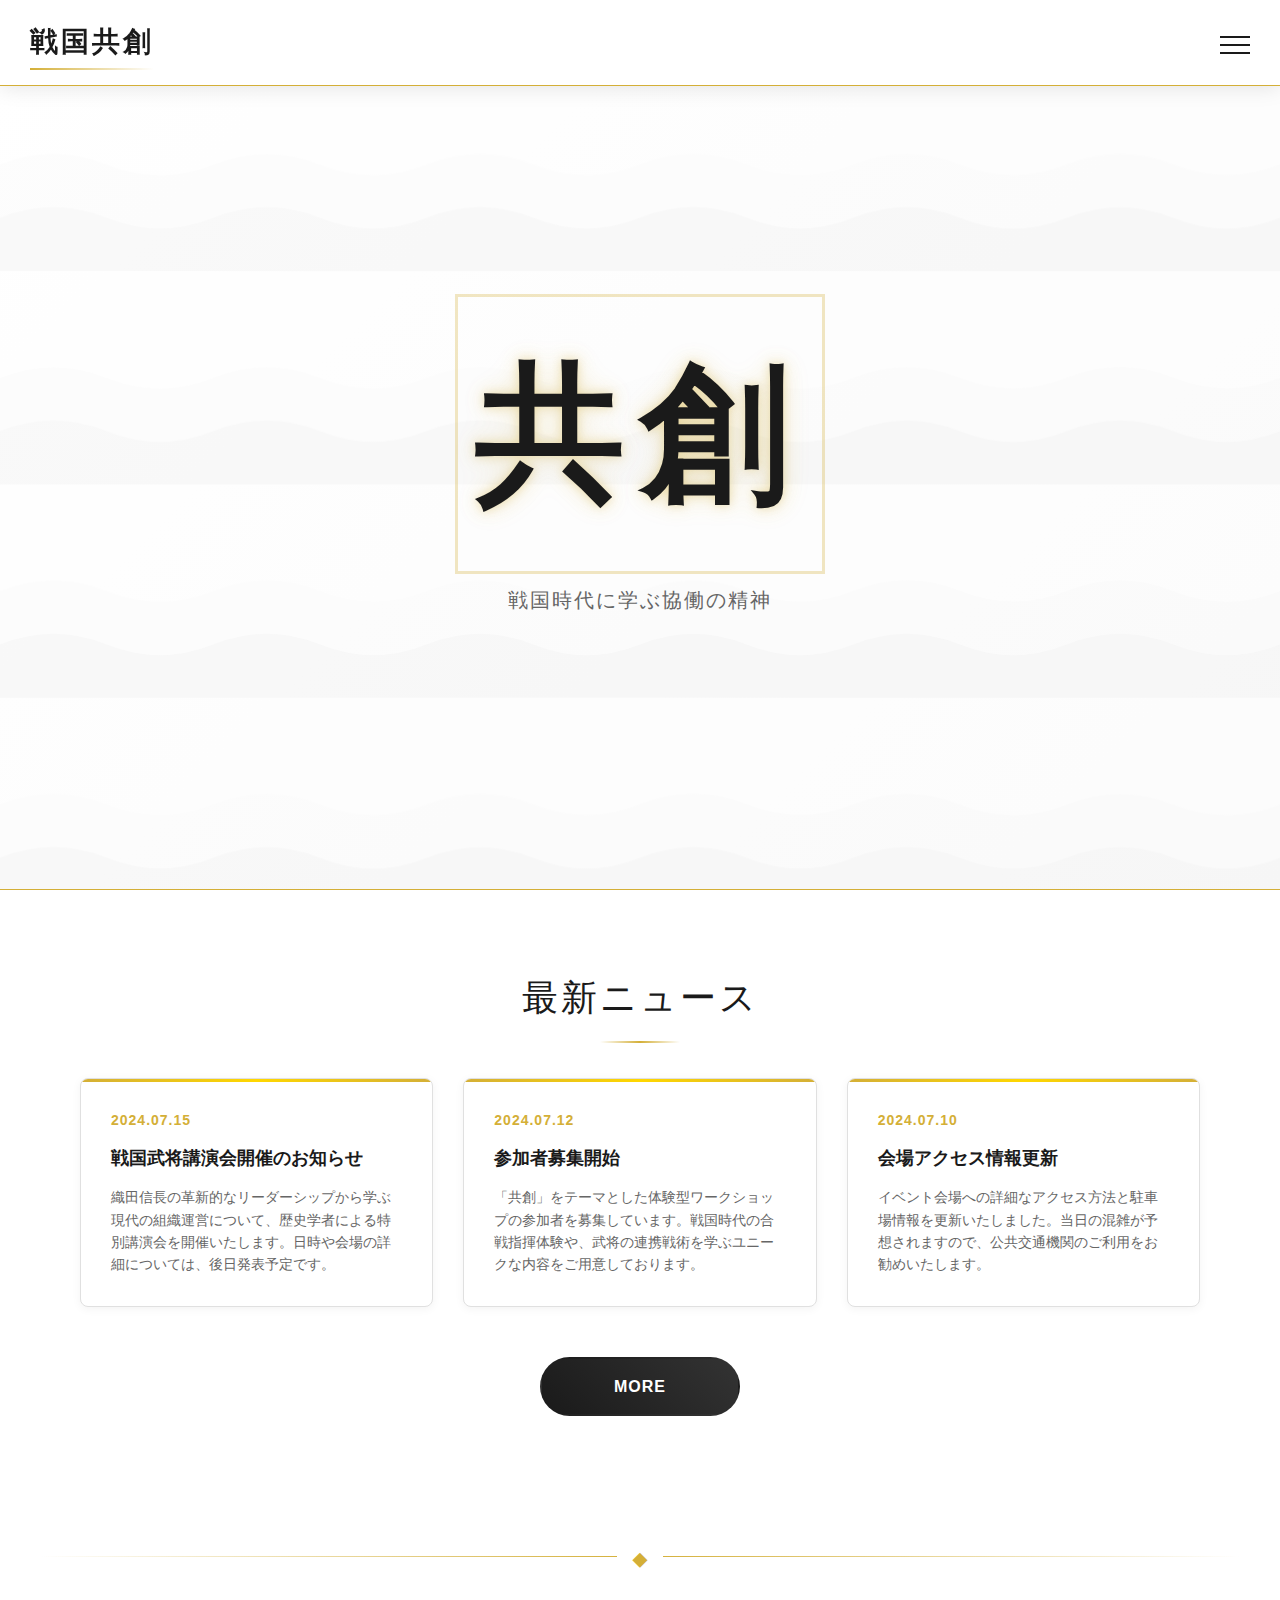
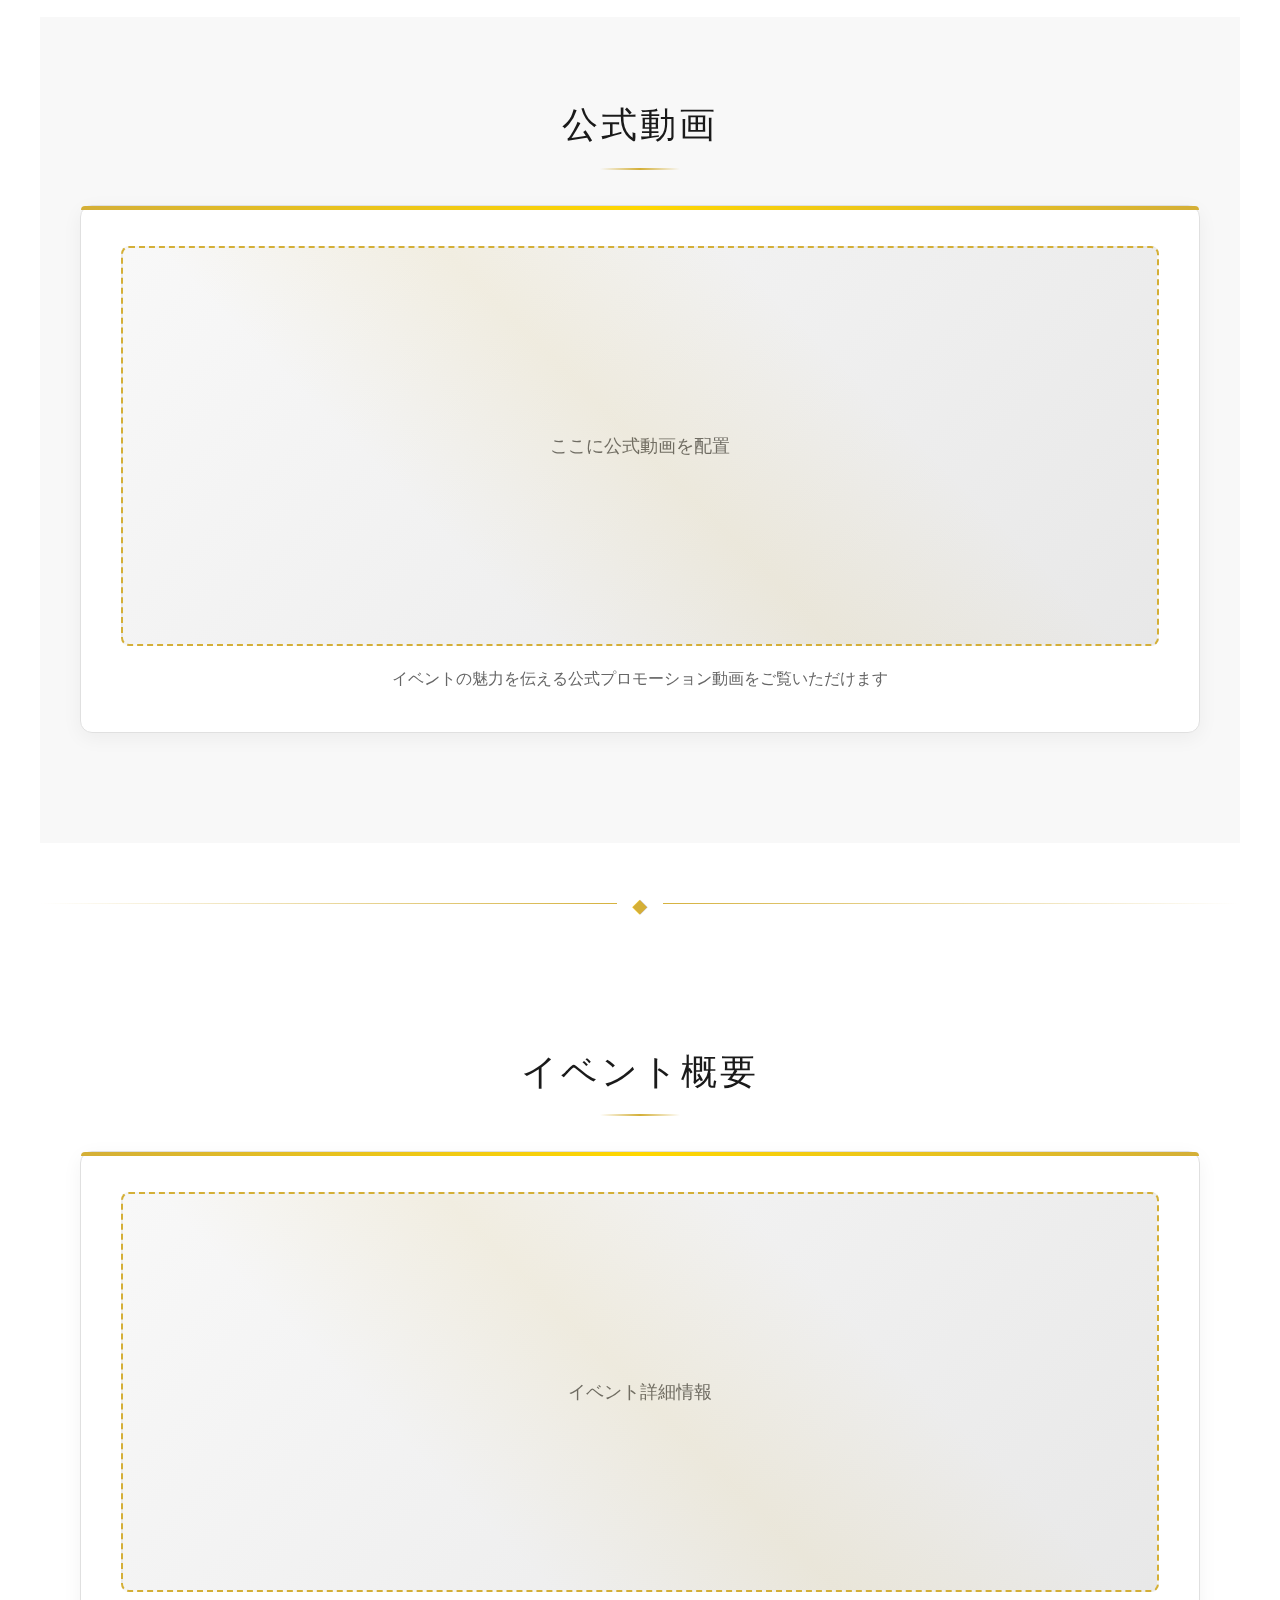
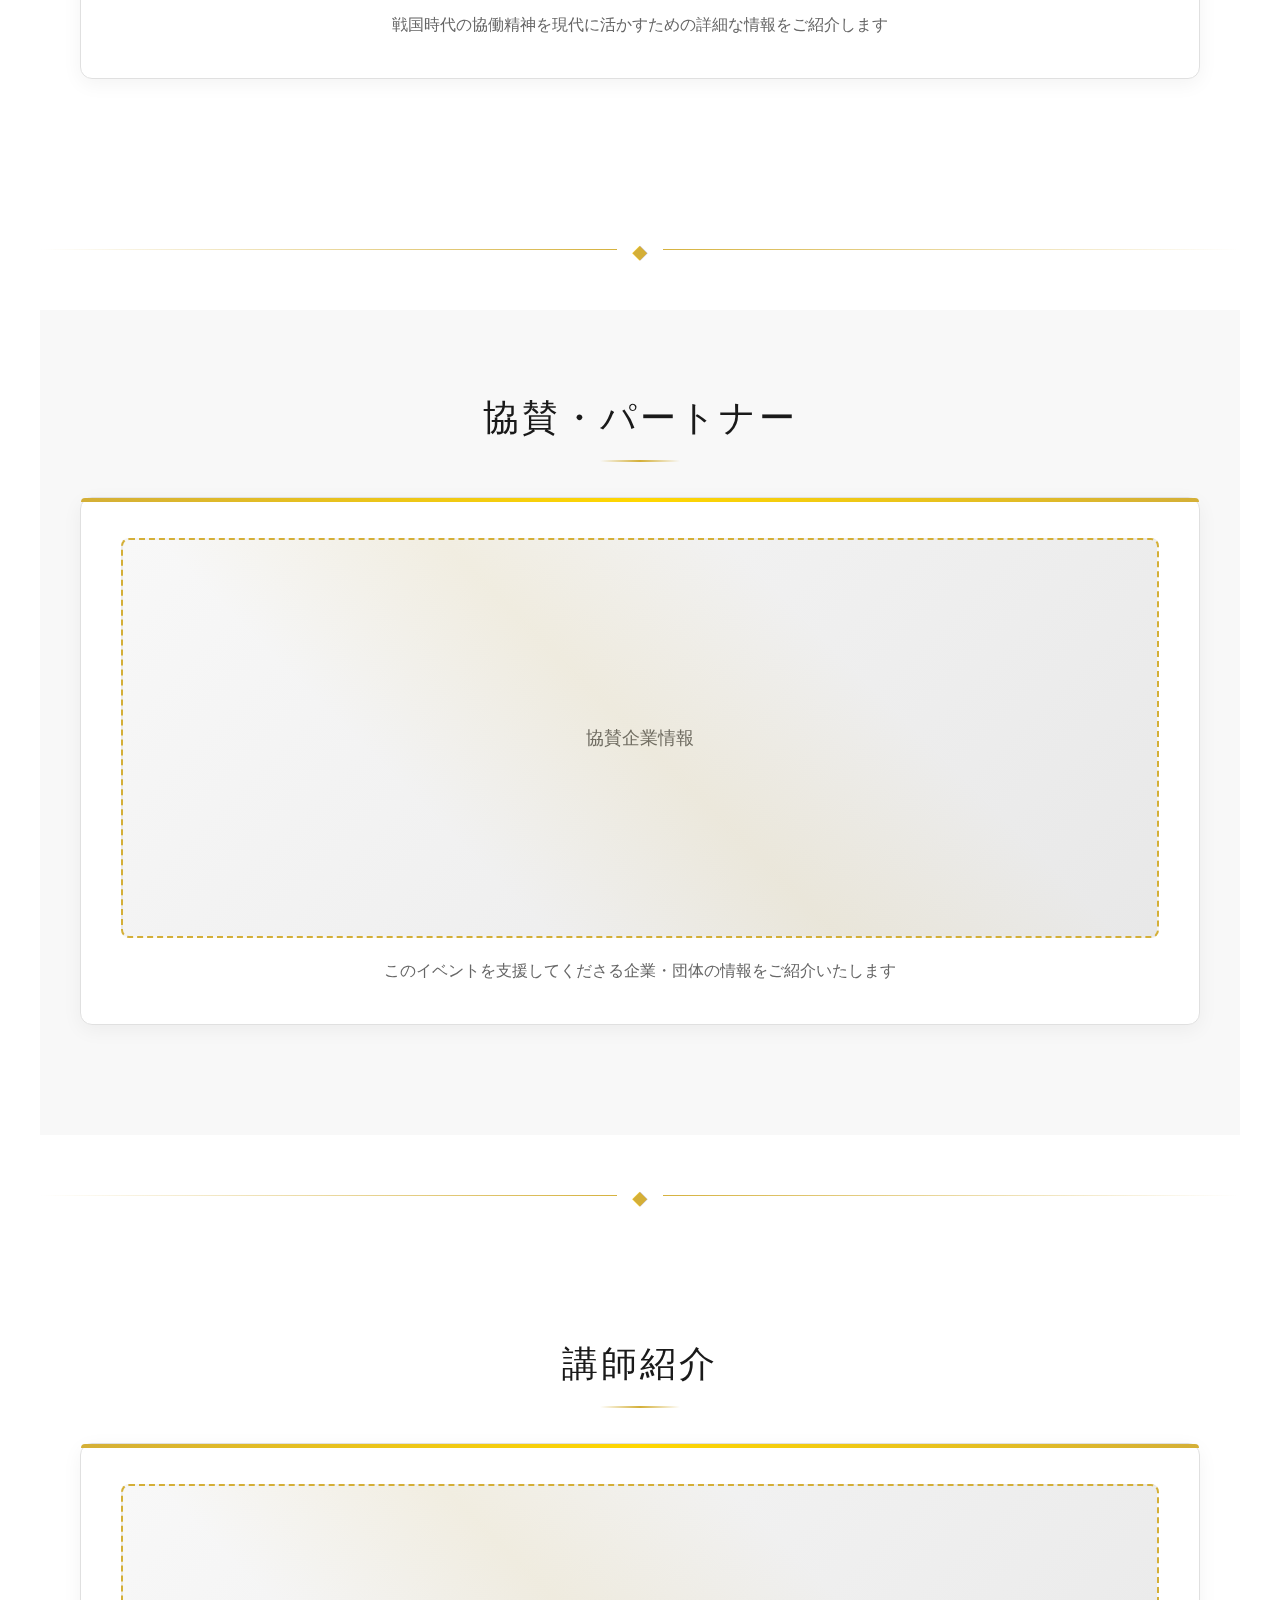
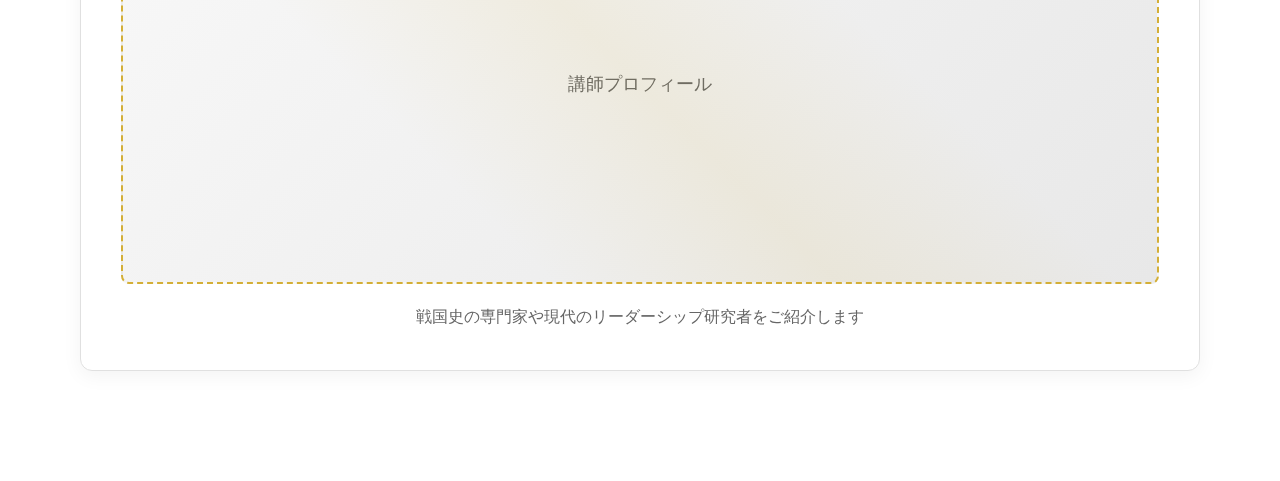
<file: vol3.html>
<!DOCTYPE html>
<html lang="ja">
<head>
    <meta charset="UTF-8">
    <meta name="viewport" content="width=device-width, initial-scale=1.0">
    <title>共創 - 戦国イベント</title>
    <style>
        * {
            margin: 0;
            padding: 0;
            box-sizing: border-box;
        }

        body {
            font-family: 'Noto Sans JP', 'Hiragino Kaku Gothic Pro', 'Yu Gothic', sans-serif;
            background: #ffffff;
            color: #1a1a1a;
            line-height: 1.6;
            overflow-x: hidden;
        }

        /* 和風背景パターン */
        .background-pattern {
            position: fixed;
            top: 0;
            left: 0;
            width: 100%;
            height: 100%;
            opacity: 0.03;
            z-index: -1;
            background: radial-gradient(circle at 25% 25%, #d4af37 1px, transparent 1px),
                        radial-gradient(circle at 75% 75%, #d4af37 1px, transparent 1px);
            background-size: 50px 50px;
            background-position: 0 0, 25px 25px;
            animation: subtleMove 30s infinite linear;
        }

        @keyframes subtleMove {
            0% { transform: translateX(0) translateY(0); }
            100% { transform: translateX(-50px) translateY(-50px); }
        }

        /* ヘッダー */
        .header {
            position: fixed;
            top: 0;
            left: 0;
            right: 0;
            z-index: 1000;
            background: rgba(255, 255, 255, 0.98);
            backdrop-filter: blur(10px);
            border-bottom: 1px solid #d4af37;
            padding: 20px 30px;
            display: flex;
            justify-content: space-between;
            align-items: center;
            box-shadow: 0 2px 20px rgba(0, 0, 0, 0.1);
        }

        .logo {
            font-size: 28px;
            font-weight: 900;
            color: #1a1a1a;
            letter-spacing: 3px;
            font-family: 'Hiragino Mincho Pro', 'Yu Mincho', serif;
            position: relative;
        }

        .logo::after {
            content: '';
            position: absolute;
            bottom: -5px;
            left: 0;
            width: 100%;
            height: 2px;
            background: linear-gradient(90deg, #d4af37, transparent);
        }

        .hamburger {
            width: 30px;
            height: 25px;
            cursor: pointer;
            position: relative;
            z-index: 1001;
        }

        .hamburger span {
            display: block;
            height: 2px;
            width: 100%;
            background: #1a1a1a;
            margin: 6px 0;
            transition: 0.3s;
            transform-origin: center;
        }

        .hamburger.active span:nth-child(1) {
            transform: rotate(45deg) translate(5px, 5px);
        }

        .hamburger.active span:nth-child(2) {
            opacity: 0;
        }

        .hamburger.active span:nth-child(3) {
            transform: rotate(-45deg) translate(7px, -6px);
        }

        .nav-menu {
            position: fixed;
            top: 0;
            right: -350px;
            width: 350px;
            height: 100vh;
            background: rgba(26, 26, 26, 0.98);
            backdrop-filter: blur(10px);
            padding: 100px 40px 40px;
            transition: 0.3s;
            z-index: 999;
            border-left: 1px solid #d4af37;
        }

        .nav-menu.active {
            right: 0;
        }

        .nav-menu ul {
            list-style: none;
        }

        .nav-menu li {
            margin: 30px 0;
        }

        .nav-menu a {
            color: #ffffff;
            text-decoration: none;
            font-size: 18px;
            font-weight: 300;
            transition: 0.3s;
            display: block;
            padding: 15px 0;
            border-bottom: 1px solid rgba(212, 175, 55, 0.2);
            letter-spacing: 1px;
        }

        .nav-menu a:hover {
            color: #d4af37;
            transform: translateX(10px);
        }

        /* メインコンテンツ */
        .main-content {
            margin-top: 80px;
        }

        /* ヒーローセクション */
        .hero-section {
            position: relative;
            height: 90vh;
            background: linear-gradient(135deg, #ffffff 0%, #f8f8f8 100%);
            display: flex;
            align-items: center;
            justify-content: center;
            overflow: hidden;
            border-bottom: 1px solid #d4af37;
        }

        .hero-bg {
            position: absolute;
            top: 0;
            left: 0;
            right: 0;
            bottom: 0;
            background: url('data:image/svg+xml,<svg xmlns="http://www.w3.org/2000/svg" viewBox="0 0 1200 800"><defs><pattern id="kasumi" patternUnits="userSpaceOnUse" width="200" height="200"><rect width="200" height="200" fill="%23ffffff"/><path d="M0,100 Q50,80 100,100 Q150,120 200,100 L200,200 L0,200 Z" fill="%23f8f8f8" opacity="0.3"/><path d="M0,150 Q50,130 100,150 Q150,170 200,150 L200,200 L0,200 Z" fill="%23f0f0f0" opacity="0.5"/></pattern></defs><rect width="1200" height="800" fill="url(%23kasumi)"/></svg>') center/cover;
            opacity: 0.6;
            animation: slowFloat 15s infinite ease-in-out;
        }

        @keyframes slowFloat {
            0%, 100% { transform: translateY(0); }
            50% { transform: translateY(-20px); }
        }

        .hero-content {
            text-align: center;
            z-index: 2;
            position: relative;
        }

        .theme-title {
            font-size: 150px;
            font-weight: 900;
            color: #1a1a1a;
            margin-bottom: 30px;
            letter-spacing: 15px;
            writing-mode: horizontal-tb;
            font-family: 'Hiragino Mincho Pro', 'Yu Mincho', serif;
            text-shadow: 
                0 0 10px rgba(212, 175, 55, 0.3),
                0 0 20px rgba(212, 175, 55, 0.2),
                0 0 30px rgba(212, 175, 55, 0.1);
            position: relative;
            animation: titlePulse 4s ease-in-out infinite;
        }

        @keyframes titlePulse {
            0%, 100% { 
                transform: scale(1);
                text-shadow: 
                    0 0 10px rgba(212, 175, 55, 0.3),
                    0 0 20px rgba(212, 175, 55, 0.2),
                    0 0 30px rgba(212, 175, 55, 0.1);
            }
            50% { 
                transform: scale(1.05);
                text-shadow: 
                    0 0 15px rgba(212, 175, 55, 0.4),
                    0 0 30px rgba(212, 175, 55, 0.3),
                    0 0 45px rgba(212, 175, 55, 0.2);
            }
        }

        .theme-title::before {
            content: '';
            position: absolute;
            top: -20px;
            left: -20px;
            right: -20px;
            bottom: -20px;
            border: 3px solid #d4af37;
            opacity: 0.3;
            animation: borderPulse 4s ease-in-out infinite;
        }

        @keyframes borderPulse {
            0%, 100% { opacity: 0.3; transform: scale(1); }
            50% { opacity: 0.6; transform: scale(1.02); }
        }

        .subtitle {
            font-size: 20px;
            color: #666;
            margin-bottom: 40px;
            font-weight: 300;
            letter-spacing: 2px;
        }

        /* セクション共通スタイル */
        .section {
            padding: 80px 40px;
            max-width: 1200px;
            margin: 0 auto;
            background: #ffffff;
        }

        .section-title {
            font-size: 36px;
            color: #1a1a1a;
            text-align: center;
            margin-bottom: 50px;
            font-weight: 300;
            letter-spacing: 3px;
            position: relative;
            font-family: 'Hiragino Mincho Pro', 'Yu Mincho', serif;
        }

        .section-title::after {
            content: '';
            position: absolute;
            bottom: -15px;
            left: 50%;
            transform: translateX(-50%);
            width: 80px;
            height: 2px;
            background: linear-gradient(90deg, transparent, #d4af37, transparent);
        }

        /* 区切り線 */
        .divider {
            height: 1px;
            background: linear-gradient(90deg, transparent, #d4af37, transparent);
            margin: 60px 0;
            position: relative;
            max-width: 1200px;
            margin-left: auto;
            margin-right: auto;
        }

        .divider::before {
            content: '◆';
            position: absolute;
            top: -8px;
            left: 50%;
            transform: translateX(-50%);
            color: #d4af37;
            background: #ffffff;
            padding: 0 15px;
            font-size: 16px;
        }

        /* ニュースセクション */
        .news-section {
            background: #ffffff;
            position: relative;
        }

        .news-section::before {
            content: '';
            position: absolute;
            top: 0;
            left: 0;
            right: 0;
            bottom: 0;
            background: linear-gradient(180deg, #ffffff 0%, #f8f8f8 100%);
            z-index: -1;
        }

        .news-grid {
            display: grid;
            grid-template-columns: repeat(auto-fit, minmax(350px, 1fr));
            gap: 30px;
            margin-bottom: 50px;
        }

        .news-item {
            background: #ffffff;
            border: 1px solid #e0e0e0;
            border-radius: 8px;
            padding: 30px;
            transition: 0.3s;
            position: relative;
            overflow: hidden;
            box-shadow: 0 2px 10px rgba(0, 0, 0, 0.05);
        }

        .news-item::before {
            content: '';
            position: absolute;
            top: 0;
            left: 0;
            right: 0;
            height: 3px;
            background: linear-gradient(90deg, #d4af37, #ffd700, #d4af37);
        }

        .news-item:hover {
            transform: translateY(-5px);
            box-shadow: 0 15px 30px rgba(0, 0, 0, 0.1);
            border-color: #d4af37;
        }

        .news-date {
            color: #d4af37;
            font-size: 14px;
            margin-bottom: 15px;
            font-weight: 600;
            letter-spacing: 1px;
        }

        .news-title {
            font-size: 18px;
            margin-bottom: 15px;
            color: #1a1a1a;
            font-weight: 600;
            line-height: 1.4;
        }

        .news-excerpt {
            color: #666;
            font-size: 14px;
            line-height: 1.6;
            font-weight: 300;
        }

        .more-button {
            display: block;
            width: 200px;
            margin: 0 auto;
            padding: 15px 30px;
            background: linear-gradient(45deg, #1a1a1a, #333);
            color: #ffffff;
            text-decoration: none;
            border-radius: 30px;
            font-weight: 600;
            text-align: center;
            transition: 0.3s;
            font-size: 16px;
            letter-spacing: 1px;
            border: 2px solid transparent;
            position: relative;
            overflow: hidden;
        }

        .more-button::before {
            content: '';
            position: absolute;
            top: 0;
            left: -100%;
            width: 100%;
            height: 100%;
            background: linear-gradient(90deg, transparent, #d4af37, transparent);
            transition: 0.5s;
        }

        .more-button:hover::before {
            left: 100%;
        }

        .more-button:hover {
            transform: translateY(-2px);
            box-shadow: 0 10px 25px rgba(0, 0, 0, 0.2);
            border-color: #d4af37;
        }

        /* 動画・コンテンツセクション */
        .content-section {
            background: #f8f8f8;
        }

        .content-area {
            background: #ffffff;
            border: 1px solid #e0e0e0;
            border-radius: 12px;
            padding: 40px;
            margin: 30px 0;
            position: relative;
            box-shadow: 0 5px 20px rgba(0, 0, 0, 0.05);
        }

        .content-area::before {
            content: '';
            position: absolute;
            top: 0;
            left: 0;
            right: 0;
            height: 4px;
            background: linear-gradient(90deg, #d4af37, #ffd700, #d4af37);
            border-radius: 12px 12px 0 0;
        }

        .video-placeholder {
            width: 100%;
            height: 400px;
            background: linear-gradient(135deg, #f8f8f8 0%, #e8e8e8 100%);
            border: 2px dashed #d4af37;
            border-radius: 8px;
            display: flex;
            align-items: center;
            justify-content: center;
            color: #666;
            font-size: 18px;
            margin-bottom: 20px;
            transition: 0.3s;
            position: relative;
            overflow: hidden;
        }

        .video-placeholder::before {
            content: '';
            position: absolute;
            top: 0;
            left: 0;
            right: 0;
            bottom: 0;
            background: linear-gradient(45deg, transparent 30%, rgba(212, 175, 55, 0.1) 50%, transparent 70%);
            animation: shimmer 2s infinite;
        }

        @keyframes shimmer {
            0% { transform: translateX(-100%); }
            100% { transform: translateX(100%); }
        }

        .video-placeholder:hover {
            border-color: #ffd700;
            color: #d4af37;
            background: linear-gradient(135deg, #f8f8f8 0%, #f0f0f0 100%);
        }

        .content-description {
            color: #666;
            text-align: center;
            font-size: 16px;
            font-weight: 300;
            line-height: 1.6;
        }

        /* レスポンシブデザイン */
        @media (max-width: 768px) {
            .theme-title {
                font-size: 100px;
                letter-spacing: 8px;
            }

            .hero-section {
                height: 70vh;
            }

            .news-grid {
                grid-template-columns: 1fr;
            }

            .section {
                padding: 60px 20px;
            }

            .nav-menu {
                width: 280px;
                right: -280px;
            }

            .header {
                padding: 15px 20px;
            }
        }

        @media (max-width: 480px) {
            .theme-title {
                font-size: 80px;
                letter-spacing: 5px;
            }

            .logo {
                font-size: 24px;
            }

            .section-title {
                font-size: 28px;
            }

            .section {
                padding: 40px 15px;
            }

            .video-placeholder {
                height: 250px;
            }
        }
    </style>
</head>
<body>
    <div class="background-pattern"></div>

    <!-- ヘッダー -->
    <header class="header">
        <div class="logo">戦国共創</div>
        <div class="hamburger" onclick="toggleMenu()">
            <span></span>
            <span></span>
            <span></span>
        </div>
        <nav class="nav-menu" id="navMenu">
            <ul>
                <li><a href="#home">ホーム</a></li>
                <li><a href="#news">ニュース</a></li>
                <li><a href="#video">動画</a></li>
                <li><a href="#about">概要</a></li>
                <li><a href="#contact">お問い合わせ</a></li>
            </ul>
        </nav>
    </header>

    <!-- メインコンテンツ -->
    <main class="main-content">
        <!-- ヒーローセクション -->
        <section class="hero-section" id="home">
            <div class="hero-bg"></div>
            <div class="hero-content">
                <h1 class="theme-title">共創</h1>
                <p class="subtitle">戦国時代に学ぶ協働の精神</p>
            </div>
        </section>

        <!-- ニュースセクション -->
        <section class="section news-section" id="news">
            <h2 class="section-title">最新ニュース</h2>
            <div class="news-grid">
                <article class="news-item">
                    <div class="news-date">2024.07.15</div>
                    <h3 class="news-title">戦国武将講演会開催のお知らせ</h3>
                    <p class="news-excerpt">織田信長の革新的なリーダーシップから学ぶ現代の組織運営について、歴史学者による特別講演会を開催いたします。日時や会場の詳細については、後日発表予定です。</p>
                </article>
                <article class="news-item">
                    <div class="news-date">2024.07.12</div>
                    <h3 class="news-title">参加者募集開始</h3>
                    <p class="news-excerpt">「共創」をテーマとした体験型ワークショップの参加者を募集しています。戦国時代の合戦指揮体験や、武将の連携戦術を学ぶユニークな内容をご用意しております。</p>
                </article>
                <article class="news-item">
                    <div class="news-date">2024.07.10</div>
                    <h3 class="news-title">会場アクセス情報更新</h3>
                    <p class="news-excerpt">イベント会場への詳細なアクセス方法と駐車場情報を更新いたしました。当日の混雑が予想されますので、公共交通機関のご利用をお勧めいたします。</p>
                </article>
            </div>
            <a href="#" class="more-button" onclick="showMoreNews()">MORE</a>
        </section>

        <div class="divider"></div>

        <!-- 動画セクション -->
        <section class="section content-section" id="video">
            <h2 class="section-title">公式動画</h2>
            <div class="content-area">
                <div class="video-placeholder">
                    ここに公式動画を配置
                </div>
                <p class="content-description">イベントの魅力を伝える公式プロモーション動画をご覧いただけます</p>
            </div>
        </section>

        <div class="divider"></div>

        <!-- 追加コンテンツエリア -->
        <section class="section">
            <h2 class="section-title">イベント概要</h2>
            <div class="content-area">
                <div class="video-placeholder">
                    イベント詳細情報
                </div>
                <p class="content-description">戦国時代の協働精神を現代に活かすための詳細な情報をご紹介します</p>
            </div>
        </section>

        <div class="divider"></div>

        <!-- さらなる追加エリア -->
        <section class="section content-section">
            <h2 class="section-title">協賛・パートナー</h2>
            <div class="content-area">
                <div class="video-placeholder">
                    協賛企業情報
                </div>
                <p class="content-description">このイベントを支援してくださる企業・団体の情報をご紹介いたします</p>
            </div>
        </section>

        <div class="divider"></div>

        <!-- 追加可能エリア -->
        <section class="section">
            <h2 class="section-title">講師紹介</h2>
            <div class="content-area">
                <div class="video-placeholder">
                    講師プロフィール
                </div>
                <p class="content-description">戦国史の専門家や現代のリーダーシップ研究者をご紹介します</p>
            </div>
        </section>
    </main>

    <script>
        // ハンバーガーメニューの制御
        function toggleMenu() {
            const hamburger = document.querySelector('.hamburger');
            const navMenu = document.getElementById('navMenu');
            
            hamburger.classList.toggle('active');
            navMenu.classList.toggle('active');
        }

        // メニュー外クリックで閉じる
        document.addEventListener('click', function(event) {
            const hamburger = document.querySelector('.hamburger');
            const navMenu = document.getElementById('navMenu');
            
            if (!hamburger.contains(event.target) && !navMenu.contains(event.target)) {
                hamburger.classList.remove('active');
                navMenu.classList.remove('active');
            }
        });

        // ニュースのMOREボタン
        function showMoreNews() {
            alert('ニュースページに遷移します（実装時にリンクを設定してください）');
        }

        // スムーススクロール
        document.querySelectorAll('a[href^="#"]').forEach(anchor => {
            anchor.addEventListener('click', function (e) {
                e.preventDefault();
                const target = document.querySelector(this.getAttribute('href'));
                if (target) {
                    target.scrollIntoView({
                        behavior: 'smooth',
                        block: 'start'
                    });
                }
            });
        });

        // スクロール時のヘッダー効果
        window.addEventListener('scroll', function() {
            const header = document.querySelector('.header');
            if (window.scrollY > 100) {
                header.style.background = 'rgba(255, 255, 255, 0.95)';
                header.style.boxShadow = '0 2px 25px rgba(0, 0, 0, 0.15)';
            } else {
                header.style.background = 'rgba(255, 255, 255, 0.98)';
                header.style.boxShadow = '0 2px 20px rgba(0, 0, 0, 0.1)';
            }
        });

        // パララックス効果
        window.addEventListener('scroll', function() {
            const scrolled = window.pageYOffset;
            const heroBackground = document.querySelector('.hero-bg');
            if (heroBackground) {
                heroBackground.style.transform = `translateY(${scrolled * 0.3}px)`;
            }
        });
    </script>
</body>
</html>
</file>
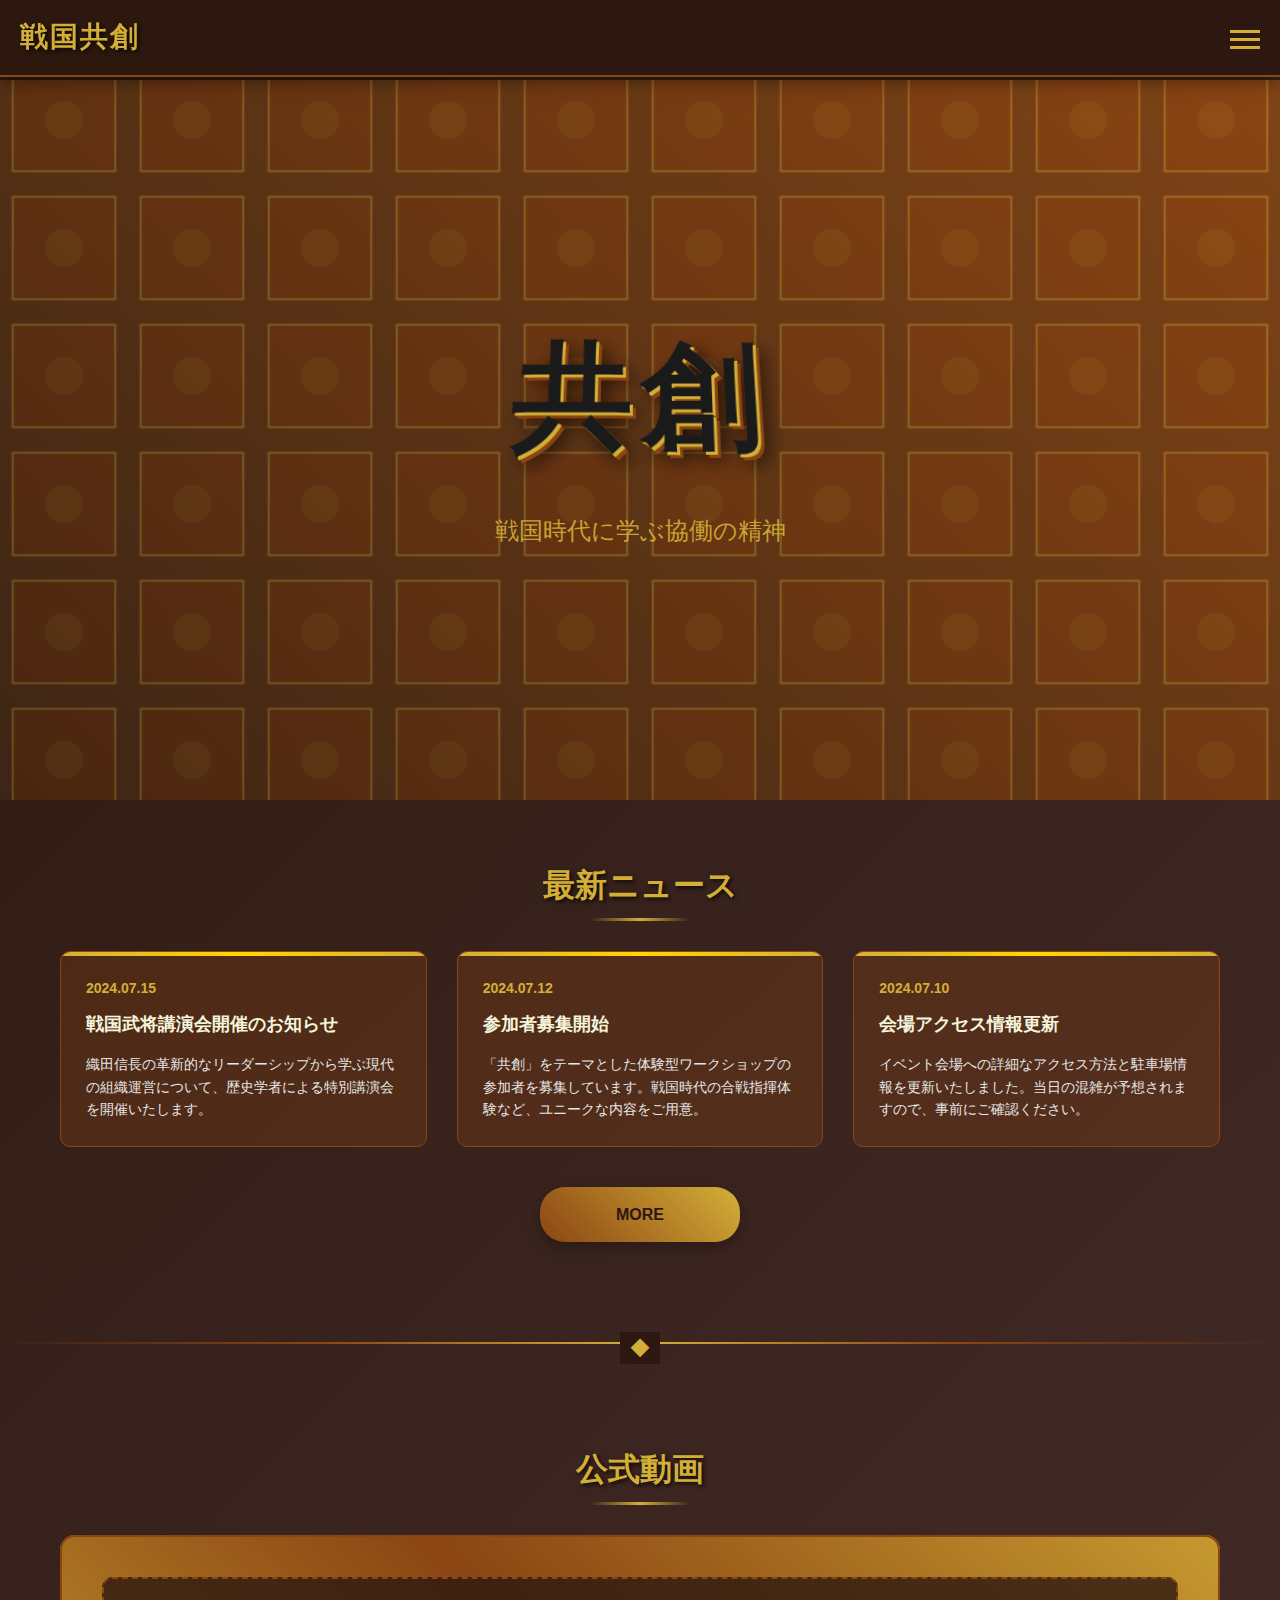
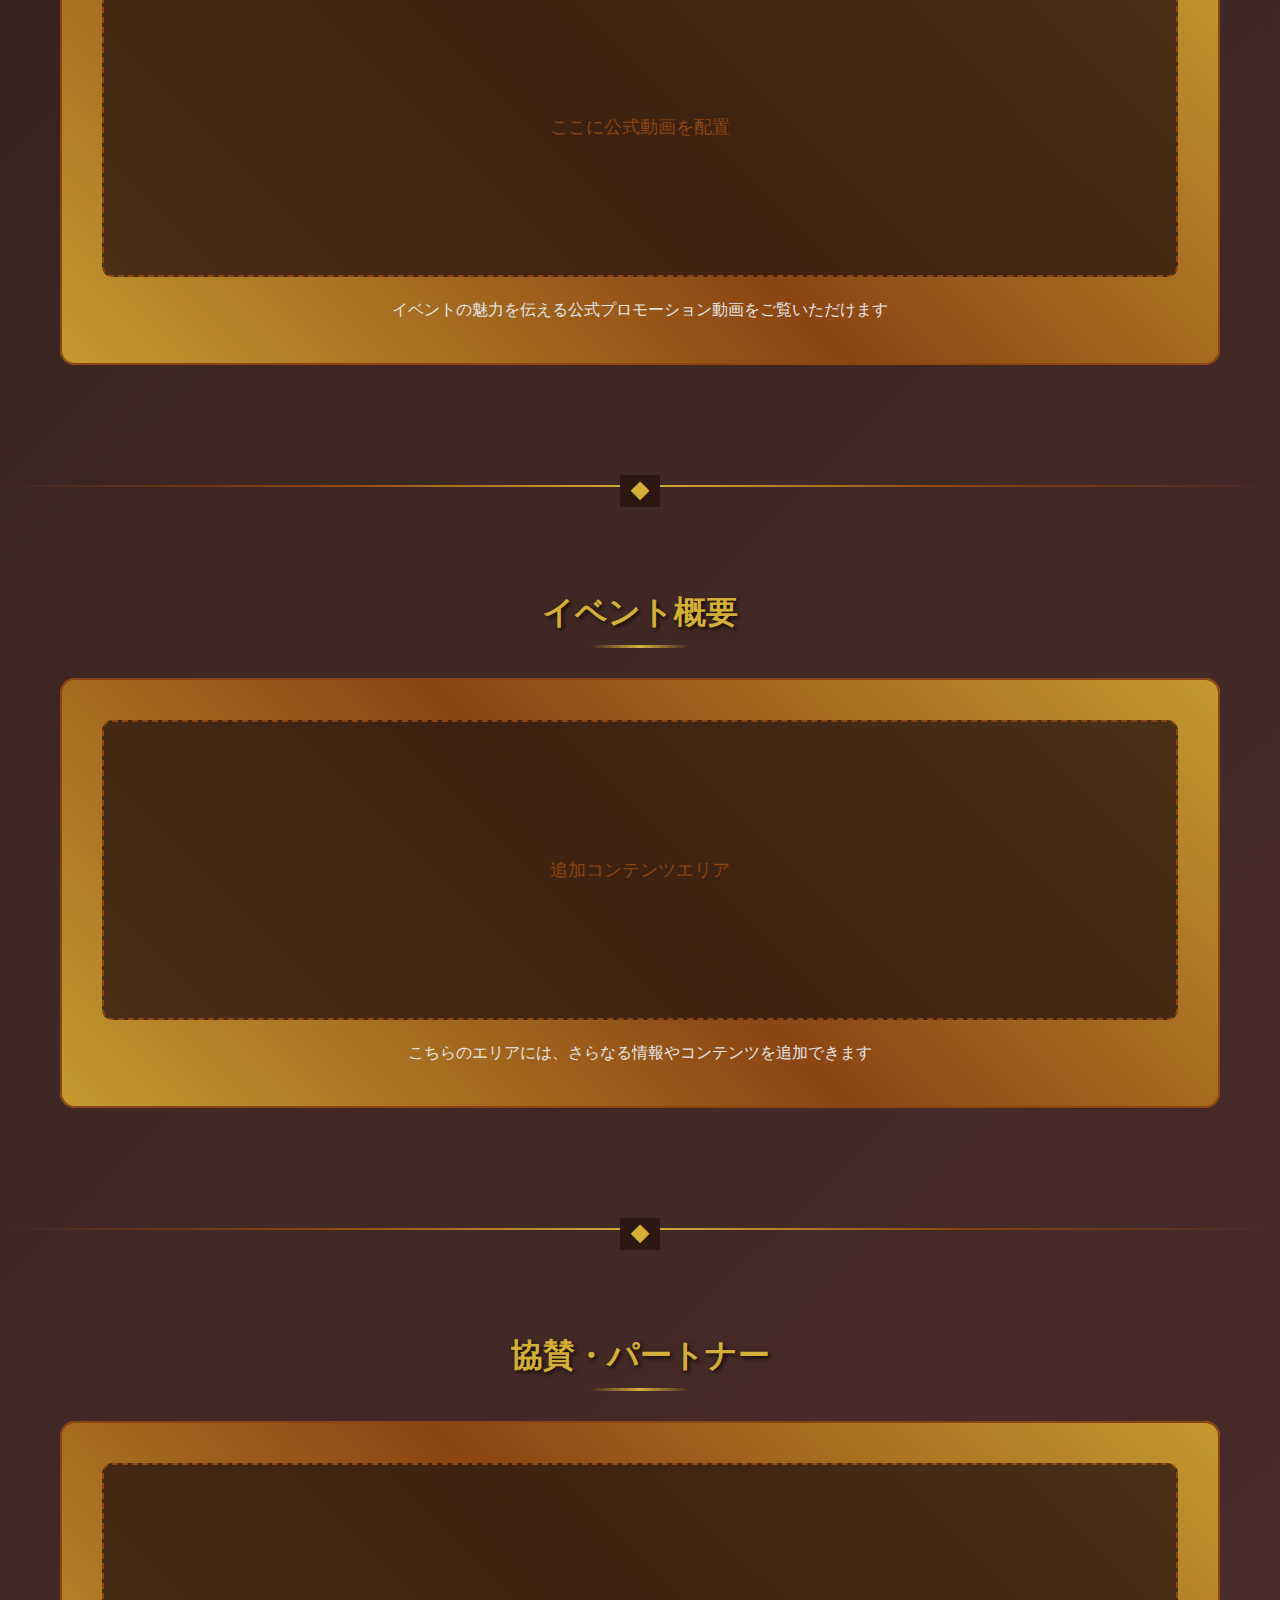
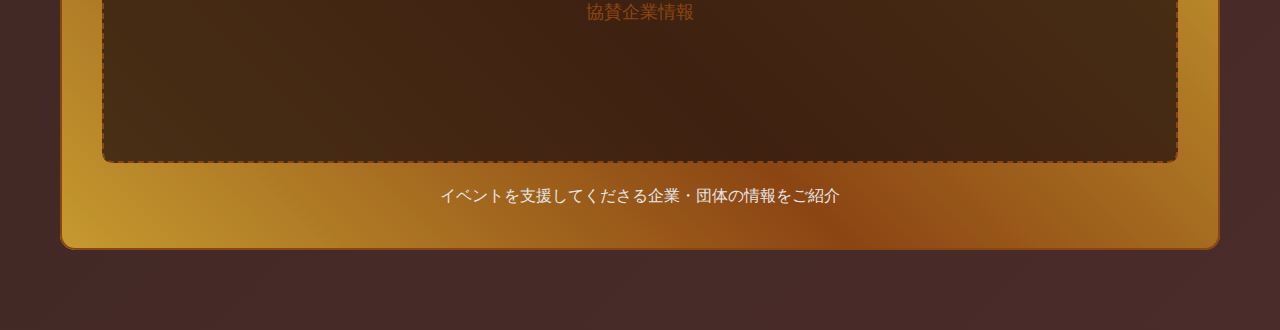
<file: vol4.html>
<!DOCTYPE html>
<html lang="ja">
<head>
    <meta charset="UTF-8">
    <meta name="viewport" content="width=device-width, initial-scale=1.0">
    <title>共創 - 戦国イベント</title>
    <style>
        * {
            margin: 0;
            padding: 0;
            box-sizing: border-box;
        }

        body {
            font-family: 'Noto Sans JP', 'Hiragino Kaku Gothic Pro', 'Yu Gothic', sans-serif;
            background: linear-gradient(135deg, #2c1810 0%, #3e2723 50%, #4a2c2a 100%);
            color: #f5f5dc;
            line-height: 1.6;
            overflow-x: hidden;
        }

        /* ヘッダー */
        .header {
            position: fixed;
            top: 0;
            left: 0;
            right: 0;
            z-index: 1000;
            background: rgba(44, 24, 16, 0.95);
            backdrop-filter: blur(10px);
            border-bottom: 2px solid #8b4513;
            padding: 15px 20px;
            display: flex;
            justify-content: space-between;
            align-items: center;
            box-shadow: 0 2px 20px rgba(0, 0, 0, 0.5);
        }

        .logo {
            font-size: 28px;
            font-weight: bold;
            color: #d4af37;
            text-shadow: 2px 2px 4px rgba(0, 0, 0, 0.8);
            letter-spacing: 2px;
        }

        .hamburger {
            width: 30px;
            height: 25px;
            cursor: pointer;
            position: relative;
            z-index: 1001;
        }

        .hamburger span {
            display: block;
            height: 3px;
            width: 100%;
            background: #d4af37;
            margin: 5px 0;
            transition: 0.3s;
            transform-origin: center;
        }

        .hamburger.active span:nth-child(1) {
            transform: rotate(45deg) translate(5px, 5px);
        }

        .hamburger.active span:nth-child(2) {
            opacity: 0;
        }

        .hamburger.active span:nth-child(3) {
            transform: rotate(-45deg) translate(7px, -6px);
        }

        .nav-menu {
            position: fixed;
            top: 0;
            right: -300px;
            width: 300px;
            height: 100vh;
            background: rgba(44, 24, 16, 0.98);
            padding: 80px 30px 30px;
            transition: 0.3s;
            z-index: 999;
            border-left: 2px solid #8b4513;
        }

        .nav-menu.active {
            right: 0;
        }

        .nav-menu ul {
            list-style: none;
        }

        .nav-menu li {
            margin: 25px 0;
        }

        .nav-menu a {
            color: #f5f5dc;
            text-decoration: none;
            font-size: 18px;
            font-weight: bold;
            transition: 0.3s;
            display: block;
            padding: 10px 0;
            border-bottom: 1px solid rgba(212, 175, 55, 0.3);
        }

        .nav-menu a:hover {
            color: #d4af37;
            transform: translateX(10px);
        }

        /* メインコンテンツ */
        .main-content {
            margin-top: 80px;
        }

        /* ヒーローセクション */
        .hero-section {
            position: relative;
            height: 80vh;
            background: linear-gradient(45deg, #2c1810 0%, #8b4513 100%);
            display: flex;
            align-items: center;
            justify-content: center;
            overflow: hidden;
        }

        .hero-bg {
            position: absolute;
            top: 0;
            left: 0;
            right: 0;
            bottom: 0;
            background: url('data:image/svg+xml,<svg xmlns="http://www.w3.org/2000/svg" viewBox="0 0 1000 600"><defs><pattern id="fusuma" patternUnits="userSpaceOnUse" width="100" height="100"><rect width="100" height="100" fill="%23654321"/><rect x="10" y="10" width="80" height="80" fill="%238b4513" stroke="%23d4af37" stroke-width="2"/><circle cx="50" cy="50" r="15" fill="%23d4af37" opacity="0.3"/></pattern></defs><rect width="1000" height="600" fill="url(%23fusuma)"/></svg>') center/cover;
            opacity: 0.3;
            animation: parallax 20s infinite linear;
        }

        @keyframes parallax {
            0% { transform: translateX(0); }
            100% { transform: translateX(-100px); }
        }

        .hero-content {
            text-align: center;
            z-index: 2;
        }

        .theme-title {
            font-size: 120px;
            font-weight: 900;
            color: #1a1a1a;
            text-shadow: 
                3px 3px 0px #d4af37,
                6px 6px 0px #8b4513,
                9px 9px 20px rgba(0, 0, 0, 0.8);
            margin-bottom: 20px;
            letter-spacing: 8px;
            writing-mode: horizontal-tb;
            font-family: 'Hiragino Mincho Pro', 'Yu Mincho', serif;
            transform: perspective(500px) rotateX(15deg);
            animation: titleGlow 3s ease-in-out infinite alternate;
        }

        @keyframes titleGlow {
            0% { text-shadow: 3px 3px 0px #d4af37, 6px 6px 0px #8b4513, 9px 9px 20px rgba(0, 0, 0, 0.8); }
            100% { text-shadow: 3px 3px 0px #ffd700, 6px 6px 0px #cd853f, 9px 9px 30px rgba(255, 215, 0, 0.6); }
        }

        .subtitle {
            font-size: 24px;
            color: #d4af37;
            margin-bottom: 30px;
            opacity: 0.9;
        }

        /* セクション共通スタイル */
        .section {
            padding: 60px 20px;
            max-width: 1200px;
            margin: 0 auto;
        }

        .section-title {
            font-size: 32px;
            color: #d4af37;
            text-align: center;
            margin-bottom: 40px;
            font-weight: bold;
            text-shadow: 2px 2px 4px rgba(0, 0, 0, 0.8);
            position: relative;
        }

        .section-title::after {
            content: '';
            position: absolute;
            bottom: -10px;
            left: 50%;
            transform: translateX(-50%);
            width: 100px;
            height: 3px;
            background: linear-gradient(90deg, transparent, #d4af37, transparent);
        }

        /* 区切り線 */
        .divider {
            height: 2px;
            background: linear-gradient(90deg, transparent, #8b4513, #d4af37, #8b4513, transparent);
            margin: 40px 0;
            position: relative;
        }

        .divider::before {
            content: '◆';
            position: absolute;
            top: -10px;
            left: 50%;
            transform: translateX(-50%);
            color: #d4af37;
            background: #2c1810;
            padding: 0 10px;
            font-size: 20px;
        }

        /* ニュースセクション */
        .news-grid {
            display: grid;
            grid-template-columns: repeat(auto-fit, minmax(350px, 1fr));
            gap: 30px;
            margin-bottom: 40px;
        }

        .news-item {
            background: rgba(139, 69, 19, 0.3);
            border: 1px solid #8b4513;
            border-radius: 10px;
            padding: 25px;
            transition: 0.3s;
            position: relative;
            overflow: hidden;
        }

        .news-item::before {
            content: '';
            position: absolute;
            top: 0;
            left: 0;
            right: 0;
            height: 4px;
            background: linear-gradient(90deg, #d4af37, #ffd700, #d4af37);
        }

        .news-item:hover {
            transform: translateY(-5px);
            box-shadow: 0 10px 30px rgba(212, 175, 55, 0.3);
            background: rgba(139, 69, 19, 0.5);
        }

        .news-date {
            color: #d4af37;
            font-size: 14px;
            margin-bottom: 10px;
            font-weight: bold;
        }

        .news-title {
            font-size: 18px;
            margin-bottom: 15px;
            color: #f5f5dc;
            font-weight: bold;
        }

        .news-excerpt {
            color: #e6e6e6;
            font-size: 14px;
            line-height: 1.6;
        }

        .more-button {
            display: block;
            width: 200px;
            margin: 0 auto;
            padding: 15px 30px;
            background: linear-gradient(45deg, #8b4513, #d4af37);
            color: #2c1810;
            text-decoration: none;
            border-radius: 25px;
            font-weight: bold;
            text-align: center;
            transition: 0.3s;
            font-size: 16px;
            box-shadow: 0 5px 15px rgba(0, 0, 0, 0.3);
        }

        .more-button:hover {
            transform: translateY(-2px);
            box-shadow: 0 8px 25px rgba(212, 175, 55, 0.4);
            background: linear-gradient(45deg, #d4af37, #ffd700);
        }

        /* 動画・コンテンツセクション */
        .content-area {
            background: rgba(139, 69, 19, 0.2);
            border: 2px solid #8b4513;
            border-radius: 15px;
            padding: 40px;
            margin: 20px 0;
            position: relative;
        }

        .content-area::before {
            content: '';
            position: absolute;
            top: -2px;
            left: -2px;
            right: -2px;
            bottom: -2px;
            background: linear-gradient(45deg, #d4af37, #8b4513, #d4af37);
            border-radius: 15px;
            z-index: -1;
        }

        .video-placeholder {
            width: 100%;
            height: 300px;
            background: rgba(44, 24, 16, 0.8);
            border: 2px dashed #8b4513;
            border-radius: 10px;
            display: flex;
            align-items: center;
            justify-content: center;
            color: #8b4513;
            font-size: 18px;
            margin-bottom: 20px;
            transition: 0.3s;
        }

        .video-placeholder:hover {
            border-color: #d4af37;
            color: #d4af37;
        }

        .content-description {
            color: #e6e6e6;
            text-align: center;
            font-size: 16px;
        }

        /* レスポンシブデザイン */
        @media (max-width: 768px) {
            .theme-title {
                font-size: 80px;
                letter-spacing: 4px;
            }

            .hero-section {
                height: 60vh;
            }

            .news-grid {
                grid-template-columns: 1fr;
            }

            .section {
                padding: 40px 15px;
            }

            .nav-menu {
                width: 250px;
                right: -250px;
            }
        }

        @media (max-width: 480px) {
            .theme-title {
                font-size: 60px;
            }

            .logo {
                font-size: 24px;
            }

            .section-title {
                font-size: 28px;
            }
        }
    </style>
</head>
<body>
    <!-- ヘッダー -->
    <header class="header">
        <div class="logo">戦国共創</div>
        <div class="hamburger" onclick="toggleMenu()">
            <span></span>
            <span></span>
            <span></span>
        </div>
        <nav class="nav-menu" id="navMenu">
            <ul>
                <li><a href="#home">ホーム</a></li>
                <li><a href="#news">ニュース</a></li>
                <li><a href="#video">動画</a></li>
                <li><a href="#about">概要</a></li>
                <li><a href="#contact">お問い合わせ</a></li>
            </ul>
        </nav>
    </header>

    <!-- メインコンテンツ -->
    <main class="main-content">
        <!-- ヒーローセクション -->
        <section class="hero-section" id="home">
            <div class="hero-bg"></div>
            <div class="hero-content">
                <h1 class="theme-title">共創</h1>
                <p class="subtitle">戦国時代に学ぶ協働の精神</p>
            </div>
        </section>

        <!-- ニュースセクション -->
        <section class="section" id="news">
            <h2 class="section-title">最新ニュース</h2>
            <div class="news-grid">
                <article class="news-item">
                    <div class="news-date">2024.07.15</div>
                    <h3 class="news-title">戦国武将講演会開催のお知らせ</h3>
                    <p class="news-excerpt">織田信長の革新的なリーダーシップから学ぶ現代の組織運営について、歴史学者による特別講演会を開催いたします。</p>
                </article>
                <article class="news-item">
                    <div class="news-date">2024.07.12</div>
                    <h3 class="news-title">参加者募集開始</h3>
                    <p class="news-excerpt">「共創」をテーマとした体験型ワークショップの参加者を募集しています。戦国時代の合戦指揮体験など、ユニークな内容をご用意。</p>
                </article>
                <article class="news-item">
                    <div class="news-date">2024.07.10</div>
                    <h3 class="news-title">会場アクセス情報更新</h3>
                    <p class="news-excerpt">イベント会場への詳細なアクセス方法と駐車場情報を更新いたしました。当日の混雑が予想されますので、事前にご確認ください。</p>
                </article>
            </div>
            <a href="#" class="more-button" onclick="showMoreNews()">MORE</a>
        </section>

        <div class="divider"></div>

        <!-- 動画セクション -->
        <section class="section" id="video">
            <h2 class="section-title">公式動画</h2>
            <div class="content-area">
                <div class="video-placeholder">
                    ここに公式動画を配置
                </div>
                <p class="content-description">イベントの魅力を伝える公式プロモーション動画をご覧いただけます</p>
            </div>
        </section>

        <div class="divider"></div>

        <!-- 追加コンテンツエリア -->
        <section class="section">
            <h2 class="section-title">イベント概要</h2>
            <div class="content-area">
                <div class="video-placeholder">
                    追加コンテンツエリア
                </div>
                <p class="content-description">こちらのエリアには、さらなる情報やコンテンツを追加できます</p>
            </div>
        </section>

        <div class="divider"></div>

        <!-- さらなる追加エリア -->
        <section class="section">
            <h2 class="section-title">協賛・パートナー</h2>
            <div class="content-area">
                <div class="video-placeholder">
                    協賛企業情報
                </div>
                <p class="content-description">イベントを支援してくださる企業・団体の情報をご紹介</p>
            </div>
        </section>
    </main>

    <script>
        // ハンバーガーメニューの制御
        function toggleMenu() {
            const hamburger = document.querySelector('.hamburger');
            const navMenu = document.getElementById('navMenu');
            
            hamburger.classList.toggle('active');
            navMenu.classList.toggle('active');
        }

        // メニュー外クリックで閉じる
        document.addEventListener('click', function(event) {
            const hamburger = document.querySelector('.hamburger');
            const navMenu = document.getElementById('navMenu');
            
            if (!hamburger.contains(event.target) && !navMenu.contains(event.target)) {
                hamburger.classList.remove('active');
                navMenu.classList.remove('active');
            }
        });

        // ニュースのMOREボタン
        function showMoreNews() {
            alert('ニュースページに遷移します（実装時にリンクを設定してください）');
        }

        // スムーススクロール
        document.querySelectorAll('a[href^="#"]').forEach(anchor => {
            anchor.addEventListener('click', function (e) {
                e.preventDefault();
                const target = document.querySelector(this.getAttribute('href'));
                if (target) {
                    target.scrollIntoView({
                        behavior: 'smooth',
                        block: 'start'
                    });
                }
            });
        });

        // スクロール時のヘッダー効果
        window.addEventListener('scroll', function() {
            const header = document.querySelector('.header');
            if (window.scrollY > 100) {
                header.style.background = 'rgba(44, 24, 16, 0.98)';
            } else {
                header.style.background = 'rgba(44, 24, 16, 0.95)';
            }
        });
    </script>
</body>
</html>
</file>
<file: style.css>
/* Google Fontsからフォントをインポート */
@import url('https://fonts.googleapis.com/css2?family=Bebas+Neue&family=Noto+Sans+JP:wght@400;700;900&display=swap');

* {
    margin: 0;
    padding: 0;
    box-sizing: border-box;
}

body {
    font-family: 'Noto Sans JP', 'Hiragino Kaku Gothic ProN', sans-serif;
    background-color: #1C1C1C;
    color: #E0E0E0;
    line-height: 1.6;
    overflow-x: hidden;
}

/* 和風の背景パターン */
body::before {
    content: '';
    position: fixed;
    top: 0;
    left: 0;
    width: 100%;
    height: 100%;
    background: 
        radial-gradient(circle at 20% 20%, rgba(169, 143, 91, 0.05) 1px, transparent 1px),
        radial-gradient(circle at 80% 80%, rgba(169, 143, 91, 0.05) 1px, transparent 1px);
    background-size: 50px 50px, 70px 70px;
    z-index: -1;
    pointer-events: none;
}

/* ヘッダー */
header {
    position: fixed;
    top: 0;
    left: 0;
    right: 0;
    background: linear-gradient(135deg, #1C1C1C 0%, rgba(28, 28, 28, 0.95) 100%);
    backdrop-filter: blur(10px);
    border-bottom: 1px solid #A98F5B;
    padding: 1rem 2rem;
    display: flex;
    justify-content: space-between;
    align-items: center;
    z-index: 1000;
}

.logo {
    font-size: 1.8rem;
    font-weight: bold;
    color: #A98F5B;
    text-shadow: 0 2px 4px rgba(0, 0, 0, 0.5);
}

.hamburger {
    display: flex;
    flex-direction: column;
    cursor: pointer;
    gap: 4px;
}

.hamburger span {
    width: 25px;
    height: 3px;
    background-color: #A98F5B;
    transition: all 0.3s ease;
}

.hamburger:hover span {
    background-color: #8C2727;
}

.hamburger.active span:nth-child(1) {
    transform: rotate(45deg) translate(5px, 5px);
}

.hamburger.active span:nth-child(2) {
    opacity: 0;
}

.hamburger.active span:nth-child(3) {
    transform: rotate(-45deg) translate(7px, -6px);
}

/* モバイルメニュー */
.mobile-menu {
    position: fixed;
    top: 0;
    left: 0;
    width: 100%;
    height: 100vh;
    background: linear-gradient(135deg, #1C1C1C 0%, #0F0F0F 100%);
    transform: translateX(-100%);
    transition: transform 0.3s ease;
    z-index: 999;
    padding-top: 100px;
    overflow-y: auto;
}

.mobile-menu.active {
    transform: translateX(0);
}

.mobile-menu::before {
    content: '';
    position: absolute;
    top: 0;
    left: 0;
    width: 100%;
    height: 100%;
    background: 
        radial-gradient(circle at 30% 30%, rgba(169, 143, 91, 0.1) 2px, transparent 2px),
        radial-gradient(circle at 70% 70%, rgba(140, 39, 39, 0.1) 1px, transparent 1px);
    background-size: 60px 60px, 40px 40px;
    pointer-events: none;
}

.menu-nav {
    padding: 2rem;
    position: relative;
    z-index: 10;
}

.menu-item {
    display: block;
    padding: 1.5rem 0;
    color: #E0E0E0;
    text-decoration: none;
    font-size: 1.4rem;
    font-weight: 500;
    border-bottom: 1px solid rgba(169, 143, 91, 0.2);
    transition: all 0.3s ease;
    position: relative;
    overflow: hidden;
}

.menu-item::before {
    content: '';
    position: absolute;
    top: 0;
    left: -100%;
    width: 100%;
    height: 100%;
    background: linear-gradient(90deg, transparent, rgba(169, 143, 91, 0.1), transparent);
    transition: left 0.5s ease;
}

.menu-item:hover::before {
    left: 100%;
}

.menu-item:hover {
    color: #A98F5B;
    padding-left: 1rem;
}

.menu-item:last-child {
    border-bottom: none;
}

.news-link {
    color: #506e82;
}

/* (モバイルメニュー内の他のスタイルは省略) */

/* メインコンテンツ */
main {
    padding-top: 80px;
}

/* トップ画像セクション */
.hero-section {
    position: relative;
    height: 60vh;
    background: linear-gradient(135deg, #1C1C1C 0%, #2C2C2C 100%);
    display: flex;
    align-items: center;
    justify-content: center;
    overflow: hidden;
}

.hero-image {
    position: absolute;
    top: 0;
    left: 0;
    width: 100%;
    height: 100%;
    background: url('data:image/svg+xml,<svg xmlns="http://www.w3.org/2000/svg" viewBox="0 0 1200 600"><defs><pattern id="fusuma" x="0" y="0" width="200" height="200" patternUnits="userSpaceOnUse"><rect width="200" height="200" fill="%23262626"/><path d="M0,100 L200,100 M100,0 L100,200" stroke="%23A98F5B" stroke-width="2" opacity="0.3"/></pattern></defs><rect width="1200" height="600" fill="url(%23fusuma)"/></svg>') center/cover;
    opacity: 0.6;
}

.hero-text {
    position: relative;
    z-index: 10;
    text-align: center;
}

.main-title {
    font-size: 6rem;
    font-weight: 900;
    color: #A98F5B;
    text-shadow: 3px 3px 6px rgba(0, 0, 0, 0.7);
    margin-bottom: 1rem;
    position: relative;
    display: inline-block;
}

.main-title::before {
    content: '';
    position: absolute;
    top: -20px;
    left: -20px;
    right: -20px;
    bottom: -20px;
    border: 2px solid #A98F5B;
    border-radius: 10px;
    opacity: 0.3;
}

.subtitle {
    font-size: 1.2rem;
    color: #E0E0E0;
    opacity: 0.8;
}

/* 金色の装飾線 */
.section-divider {
    height: 2px;
    background: linear-gradient(90deg, transparent 0%, #A98F5B 50%, transparent 100%);
    margin: 3rem 0;
    position: relative;
}

/* (装飾線の他のスタイルは省略) */

/* ニュースセクション */
.news-section {
    padding: 4rem 2rem;
    max-width: 1200px;
    margin: 0 auto;
}

.section-title {
    font-size: 2.5rem;
    color: #A98F5B;
    text-align: center;
    margin-bottom: 3rem;
    position: relative;
}

.section-title::after {
    content: '';
    position: absolute;
    bottom: -10px;
    left: 50%;
    transform: translateX(-50%);
    width: 80px;
    height: 3px;
    background: linear-gradient(90deg, transparent 0%, #A98F5B 50%, transparent 100%);
}

.news-grid {
    display: grid;
    grid-template-columns: repeat(auto-fit, minmax(350px, 1fr));
    gap: 2rem;
    margin-bottom: 3rem;
}

.news-card {
    background: linear-gradient(135deg, #262626 0%, #1C1C1C 100%);
    border: 1px solid #A98F5B;
    border-radius: 10px;
    transition: all 0.3s ease;
    position: relative;
    overflow: hidden;
}

.news-card-link {
    text-decoration: none;
    color: inherit;
    display: block;
    height: 100%;
    padding: 2rem;
}


.news-card:hover {
    transform: translateY(-5px);
    box-shadow: 0 10px 30px rgba(169, 143, 91, 0.3);
}

.news-date {
    color: #A98F5B;
    font-size: 0.9rem;
    margin-bottom: 0.5rem;
}

.news-title {
    font-size: 1.3rem;
    font-weight: bold;
    margin-bottom: 1rem;
    color: #E0E0E0;
}

.news-excerpt {
    color: #B0B0B0;
    line-height: 1.6;
}

/* Moreボタン */
.more-btn {
    display: block;
    width: 200px;
    margin: 0 auto;
    padding: 1rem 2rem;
    background: linear-gradient(135deg, #A98F5B 0%, #8C2727 100%);
    color: white;
    text-decoration: none;
    text-align: center;
    border-radius: 50px;
    font-weight: bold;
    transition: all 0.3s ease;
}

/* (ボタンの他のスタイルは省略) */

/* (動画セクションのスタイルは省略) */

/* 詳細ページ用のスタイル */
.article-container {
    max-width: 800px;
    margin: 4rem auto;
    padding: 2rem;
    background: linear-gradient(135deg, #262626 0%, #1C1C1C 100%);
    border: 1px solid #A98F5B;
    border-radius: 10px;
}
.article-header { margin-bottom: 2rem; }
.article-title { font-size: 2.2rem; color: #E0E0E0; margin-top: 1rem; }
.article-body { line-height: 2; color: #B0B0B0; }


/* レスポンシブデザイン */
@media (max-width: 768px) {
    .main-title {
        font-size: 3.5rem;
    }
    .news-grid {
        grid-template-columns: 1fr;
    }
    /* (他のレスポンシブスタイルは省略) */
}

/* (アニメーションのスタイルは省略) */
</file>
